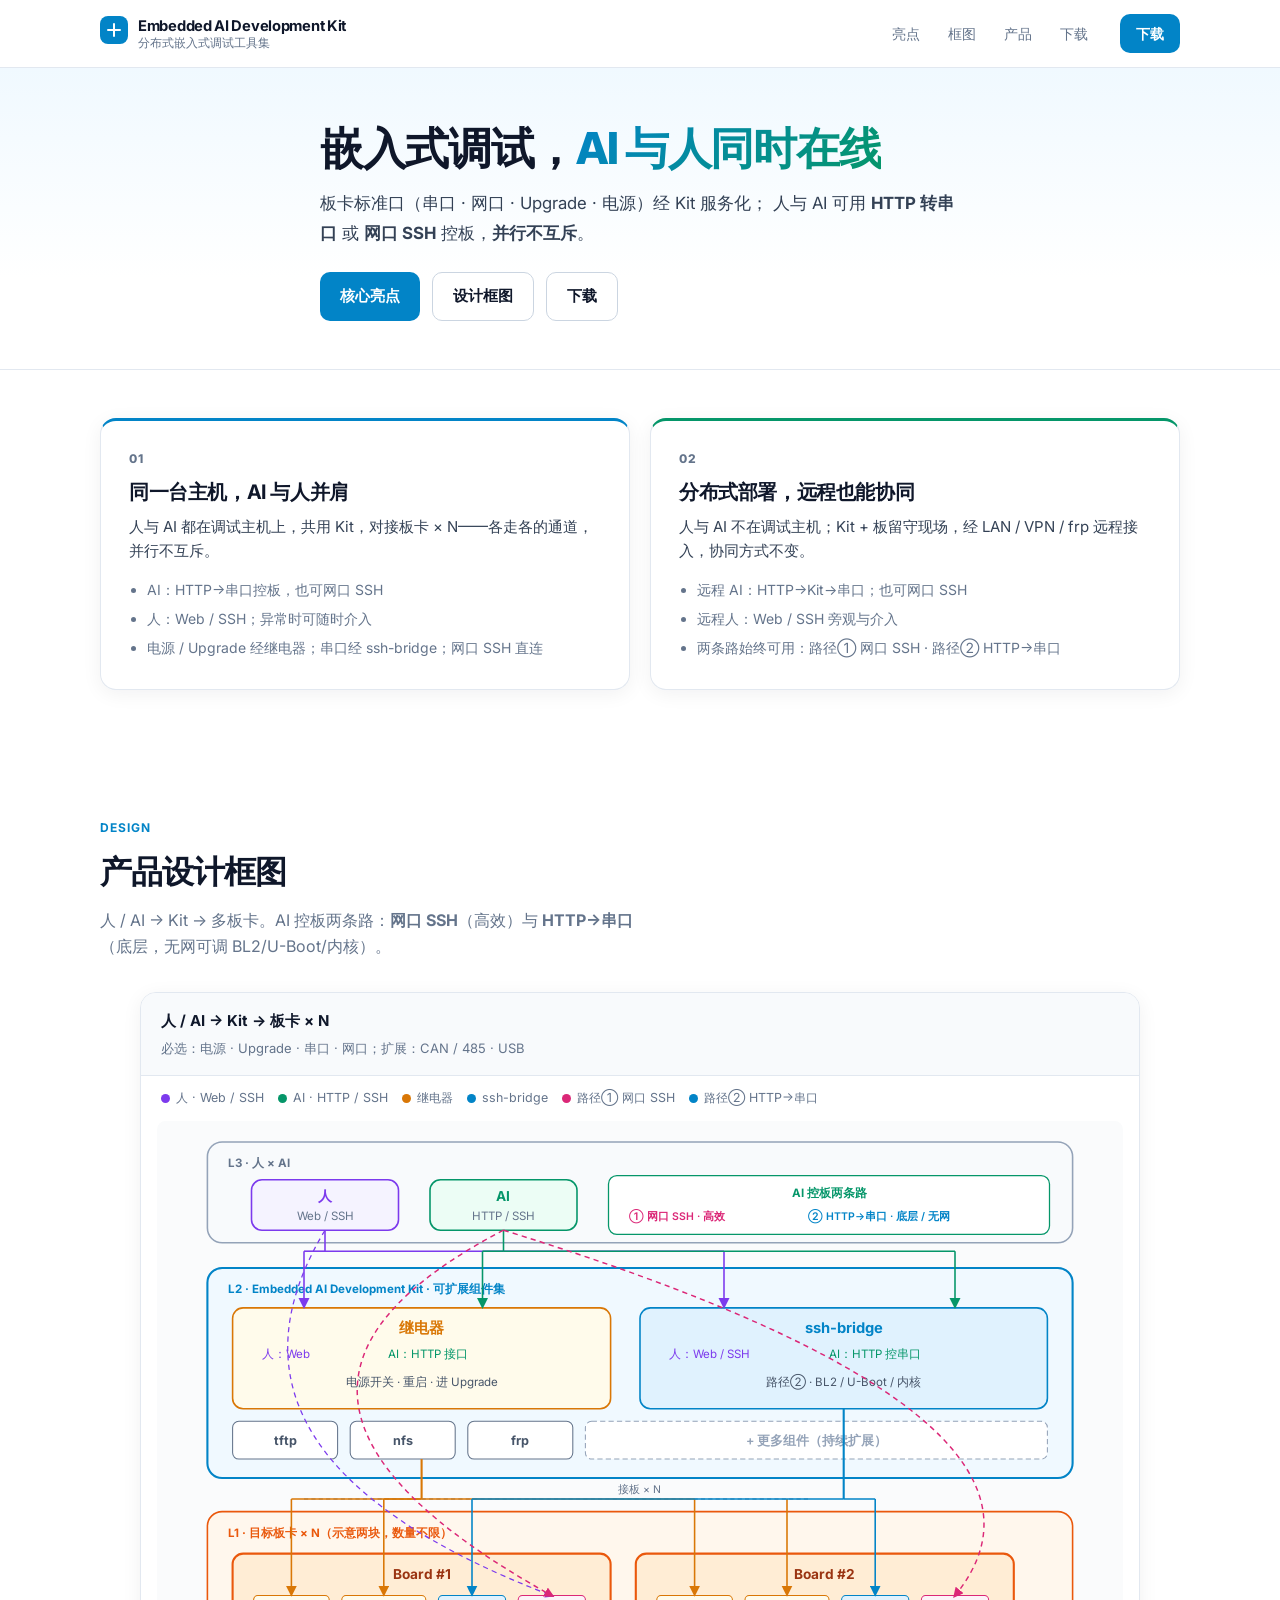
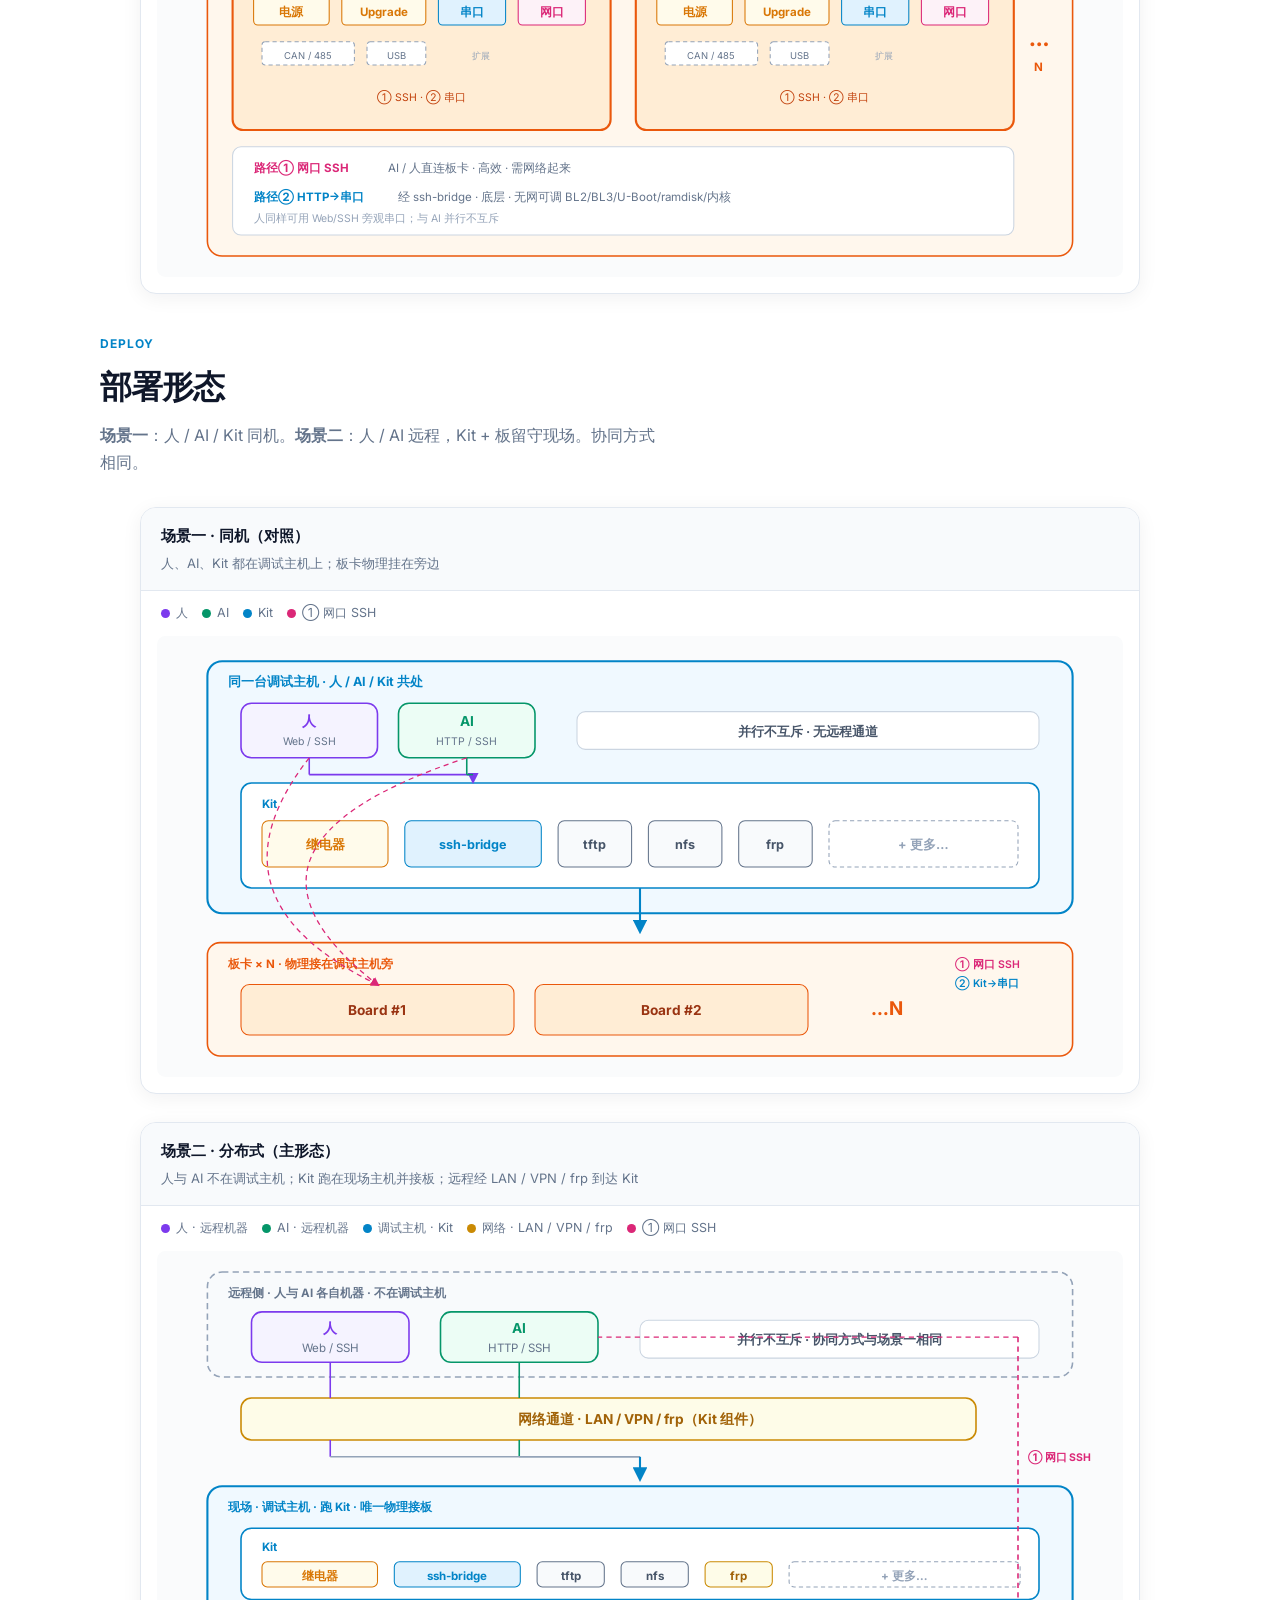
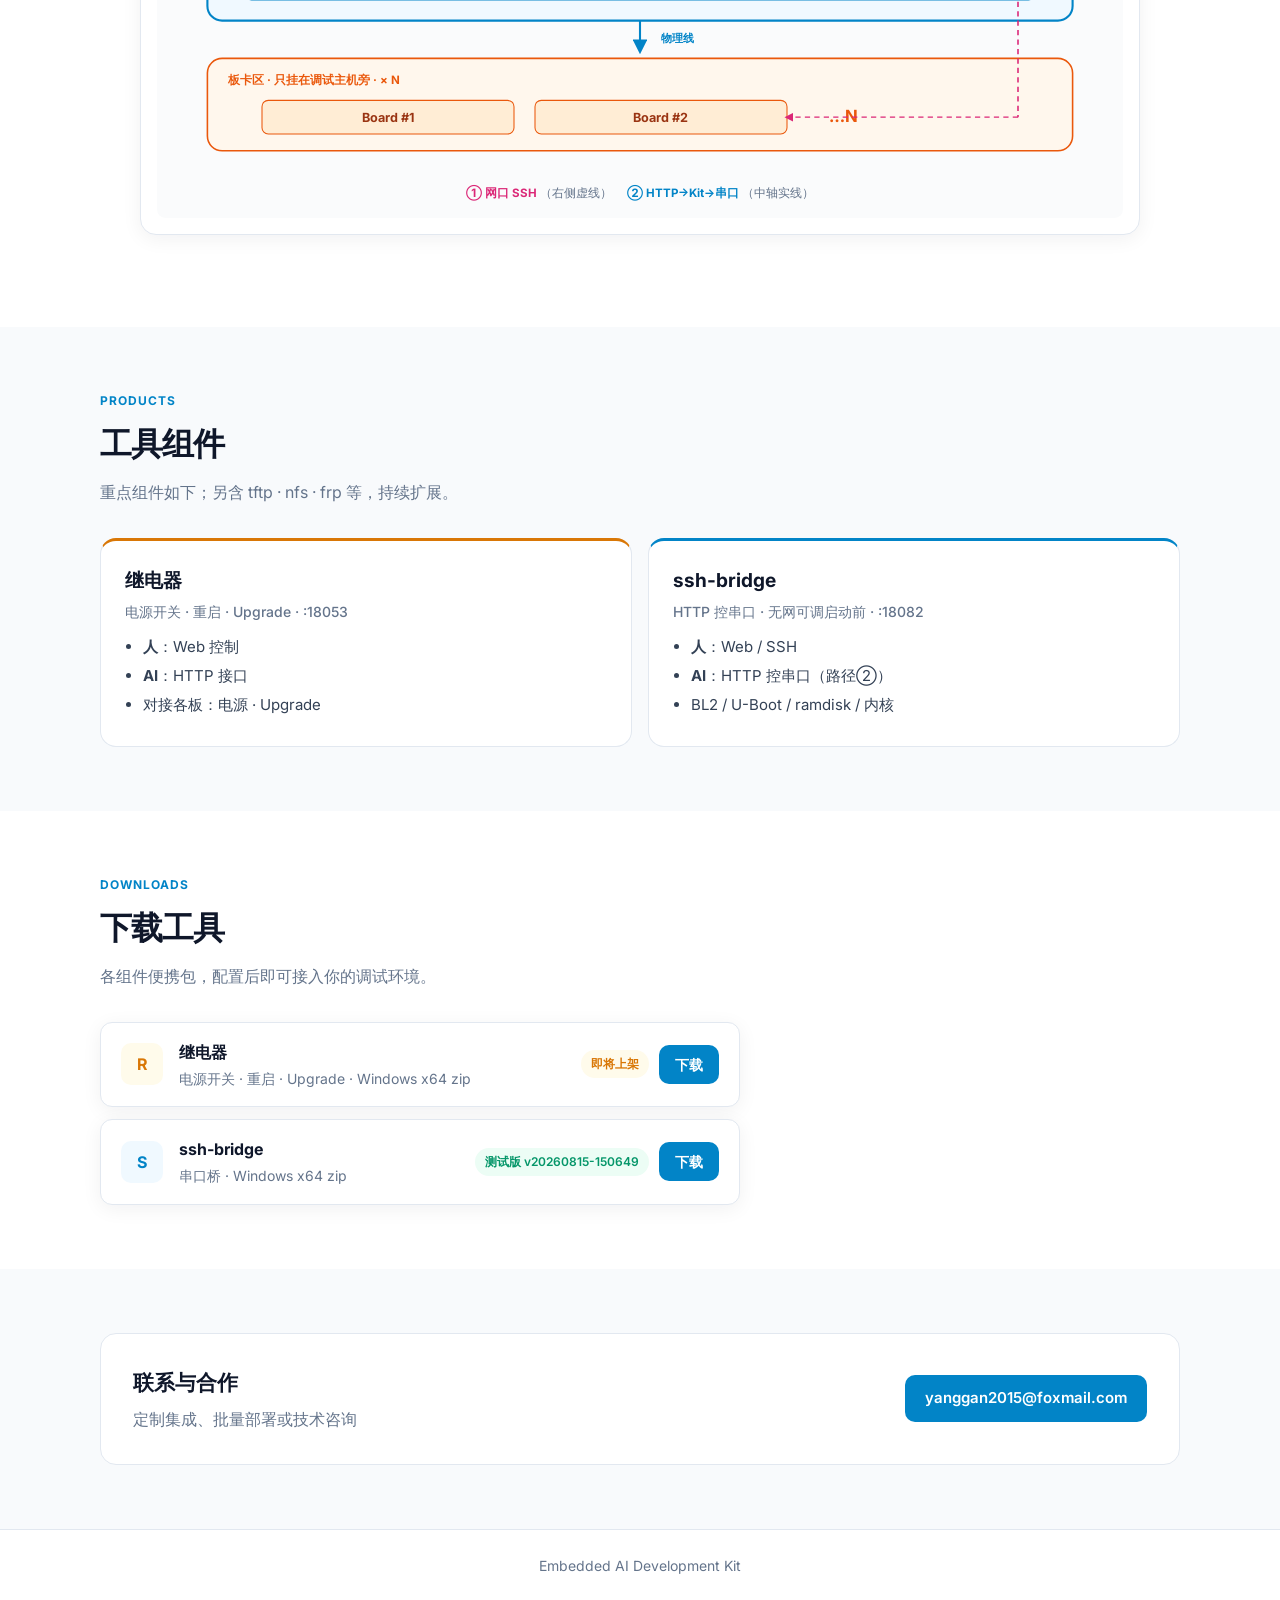
<file: index.html>
<!DOCTYPE html>
<html lang="zh-CN">
<head>
  <meta charset="UTF-8">
  <meta name="viewport" content="width=device-width, initial-scale=1">
  <title>Embedded AI Development Kit</title>
  <meta name="description" content="Embedded AI Development Kit：人与 AI 并行调试嵌入式板卡。Kit 服务化电源/Upgrade/串口，支持网口 SSH 与 HTTP→串口两条控板路径，同机或分布式部署。">
  <link rel="preconnect" href="https://fonts.googleapis.com">
  <link rel="preconnect" href="https://fonts.gstatic.com" crossorigin>
  <link href="https://fonts.googleapis.com/css2?family=Inter:wght@400;500;600;700&family=JetBrains+Mono:wght@400;500&display=swap" rel="stylesheet">
  <link rel="stylesheet" href="styles.css?v=2">
</head>
<body>

  <header class="site-header">
    <div class="wrap header-inner">
      <a class="brand" href="#">
        <span class="brand-icon" aria-hidden="true">
          <svg width="28" height="28" viewBox="0 0 28 28" fill="none"><rect width="28" height="28" rx="8" fill="url(#lg)"/><path d="M8 14h12M14 8v12" stroke="#fff" stroke-width="2" stroke-linecap="round"/><defs><linearGradient id="lg" x1="4" y1="4" x2="24" y2="24"><stop stop-color="#0284C7"/><stop offset="1" stop-color="#059669"/></linearGradient></defs></svg>
        </span>
        <span class="brand-text">
          <span class="brand-name">Embedded AI Development Kit</span>
          <span class="brand-sub">分布式嵌入式调试工具集</span>
        </span>
      </a>
      <nav class="header-nav">
        <a href="#highlights">亮点</a>
        <a href="#architecture">框图</a>
        <a href="#products">产品</a>
        <a href="#downloads">下载</a>
      </nav>
      <a class="btn btn-sm btn-primary" href="#downloads">下载</a>
    </div>
  </header>

  <main>
    <section class="hero">
      <div class="wrap hero-inner">
        <h1>嵌入式调试，<span class="grad">AI 与人同时在线</span></h1>
        <p class="lead">
          板卡标准口（串口 · 网口 · Upgrade · 电源）经 Kit 服务化；
          人与 AI 可用 <strong>HTTP 转串口</strong> 或 <strong>网口 SSH</strong> 控板，<strong>并行不互斥</strong>。
        </p>
        <div class="hero-actions">
          <a class="btn btn-primary" href="#highlights">核心亮点</a>
          <a class="btn btn-secondary" href="#architecture">设计框图</a>
          <a class="btn btn-secondary" href="#downloads">下载</a>
        </div>
      </div>
    </section>

    <section id="highlights" class="section highlights">
      <div class="wrap">
        <div class="highlight-grid">
          <article class="highlight-card">
            <span class="highlight-num">01</span>
            <h2>同一台主机，AI 与人并肩</h2>
            <p class="highlight-lead">人与 AI 都在调试主机上，共用 Kit，对接板卡 × N——各走各的通道，并行不互斥。</p>
            <ul>
              <li>AI：HTTP→串口控板，也可网口 SSH</li>
              <li>人：Web / SSH；异常时可随时介入</li>
              <li>电源 / Upgrade 经继电器；串口经 ssh-bridge；网口 SSH 直连</li>
            </ul>
          </article>
          <article class="highlight-card accent">
            <span class="highlight-num">02</span>
            <h2>分布式部署，远程也能协同</h2>
            <p class="highlight-lead">人与 AI 不在调试主机；Kit + 板留守现场，经 LAN / VPN / frp 远程接入，协同方式不变。</p>
            <ul>
              <li>远程 AI：HTTP→Kit→串口；也可网口 SSH</li>
              <li>远程人：Web / SSH 旁观与介入</li>
              <li>两条路始终可用：路径① 网口 SSH · 路径② HTTP→串口</li>
            </ul>
          </article>
        </div>
      </div>
    </section>

    <!-- 架构说明 -->
    <section id="architecture" class="section">
      <div class="wrap">
        <div class="section-head">
          <span class="tag">Design</span>
          <h2>产品设计框图</h2>
          <p>人 / AI → Kit → 多板卡。AI 控板两条路：<strong>网口 SSH</strong>（高效）与 <strong>HTTP→串口</strong>（底层，无网可调 BL2/U-Boot/内核）。</p>
        </div>

        <!-- 产品设计框图 -->
        <figure class="diagram">
          <figcaption>
            <strong>人 / AI → Kit → 板卡 × N</strong>
            <span>必选：电源 · Upgrade · 串口 · 网口；扩展：CAN / 485 · USB</span>
          </figcaption>
          <div class="legend">
            <span><i class="dot human"></i>人 · Web / SSH</span>
            <span><i class="dot ai"></i>AI · HTTP / SSH</span>
            <span><i class="dot relay"></i>继电器</span>
            <span><i class="dot bridge"></i>ssh-bridge</span>
            <span><i class="dot net"></i>路径① 网口 SSH</span>
            <span><i class="dot bridge"></i>路径② HTTP→串口</span>
          </div>
          <div class="svg-box">
            <svg viewBox="0 0 920 720" xmlns="http://www.w3.org/2000/svg" role="img" aria-label="产品设计框图">
              <defs>
                <marker id="mk-h" markerWidth="7" markerHeight="7" refX="5" refY="3.5" orient="auto"><path d="M0,0 L7,3.5 L0,7 Z" fill="#7c3aed"/></marker>
                <marker id="mk-a" markerWidth="7" markerHeight="7" refX="5" refY="3.5" orient="auto"><path d="M0,0 L7,3.5 L0,7 Z" fill="#059669"/></marker>
                <marker id="mk-r" markerWidth="7" markerHeight="7" refX="5" refY="3.5" orient="auto"><path d="M0,0 L7,3.5 L0,7 Z" fill="#d97706"/></marker>
                <marker id="mk-b" markerWidth="7" markerHeight="7" refX="5" refY="3.5" orient="auto"><path d="M0,0 L7,3.5 L0,7 Z" fill="#0284c7"/></marker>
                <marker id="mk-n" markerWidth="7" markerHeight="7" refX="5" refY="3.5" orient="auto"><path d="M0,0 L7,3.5 L0,7 Z" fill="#db2777"/></marker>
              </defs>
              <rect width="920" height="720" fill="#fafbfc" rx="8"/>

              <!-- L3 -->
              <rect x="48" y="20" width="824" height="96" rx="14" fill="#f8fafc" stroke="#94a3b8" stroke-width="1.5"/>
              <text x="68" y="44" fill="#64748b" font-size="11" font-weight="700">L3 · 人 × AI</text>

              <rect x="90" y="56" width="140" height="48" rx="10" fill="#f5f3ff" stroke="#7c3aed" stroke-width="1.5"/>
              <text x="160" y="76" text-anchor="middle" fill="#7c3aed" font-size="13" font-weight="700">人</text>
              <text x="160" y="94" text-anchor="middle" fill="#64748b" font-size="11">Web / SSH</text>

              <rect x="260" y="56" width="140" height="48" rx="10" fill="#ecfdf5" stroke="#059669" stroke-width="1.5"/>
              <text x="330" y="76" text-anchor="middle" fill="#059669" font-size="13" font-weight="700">AI</text>
              <text x="330" y="94" text-anchor="middle" fill="#64748b" font-size="11">HTTP / SSH</text>

              <!-- AI 两条路径说明 -->
              <rect x="430" y="52" width="420" height="56" rx="8" fill="#fff" stroke="#059669" stroke-width="1.2"/>
              <text x="640" y="72" text-anchor="middle" fill="#059669" font-size="11" font-weight="700">AI 控板两条路</text>
              <text x="450" y="94" fill="#db2777" font-size="10" font-weight="600">① 网口 SSH · 高效</text>
              <text x="620" y="94" fill="#0284c7" font-size="10" font-weight="600">② HTTP→串口 · 底层 / 无网</text>

              <!-- L2 -->
              <rect x="48" y="140" width="824" height="200" rx="14" fill="#f0f9ff" stroke="#0284c7" stroke-width="2"/>
              <text x="68" y="164" fill="#0284c7" font-size="11" font-weight="700">L2 · Embedded AI Development Kit · 可扩展组件集</text>

              <!-- 继电器 -->
              <rect x="72" y="178" width="360" height="96" rx="10" fill="#fffbeb" stroke="#d97706" stroke-width="1.5"/>
              <text x="252" y="202" text-anchor="middle" fill="#d97706" font-size="14" font-weight="700">继电器</text>
              <text x="100" y="226" fill="#7c3aed" font-size="11">人：Web</text>
              <text x="220" y="226" fill="#059669" font-size="11">AI：HTTP 接口</text>
              <text x="252" y="252" text-anchor="middle" fill="#475569" font-size="11">电源开关 · 重启 · 进 Upgrade</text>

              <!-- ssh-bridge -->
              <rect x="460" y="178" width="388" height="96" rx="10" fill="#e0f2fe" stroke="#0284c7" stroke-width="1.5"/>
              <text x="654" y="202" text-anchor="middle" fill="#0284c7" font-size="14" font-weight="700">ssh-bridge</text>
              <text x="488" y="226" fill="#7c3aed" font-size="11">人：Web / SSH</text>
              <text x="640" y="226" fill="#059669" font-size="11">AI：HTTP 控串口</text>
              <text x="654" y="252" text-anchor="middle" fill="#475569" font-size="11">路径② · BL2 / U-Boot / 内核</text>

              <!-- 扩展组件 -->
              <rect x="72" y="286" width="100" height="36" rx="6" fill="#fff" stroke="#64748b"/>
              <text x="122" y="309" text-anchor="middle" fill="#475569" font-size="12" font-weight="700">tftp</text>
              <rect x="184" y="286" width="100" height="36" rx="6" fill="#fff" stroke="#64748b"/>
              <text x="234" y="309" text-anchor="middle" fill="#475569" font-size="12" font-weight="700">nfs</text>
              <rect x="296" y="286" width="100" height="36" rx="6" fill="#fff" stroke="#64748b"/>
              <text x="346" y="309" text-anchor="middle" fill="#475569" font-size="12" font-weight="700">frp</text>
              <rect x="408" y="286" width="440" height="36" rx="6" fill="#fff" stroke="#94a3b8" stroke-dasharray="5 3"/>
              <text x="628" y="309" text-anchor="middle" fill="#94a3b8" font-size="12" font-weight="600">+ 更多组件（持续扩展）</text>

              <!-- L3 → L2 -->
              <line x1="160" y1="104" x2="160" y2="124" stroke="#7c3aed" stroke-width="1.5"/>
              <line x1="160" y1="124" x2="140" y2="124" stroke="#7c3aed" stroke-width="1.5"/>
              <line x1="140" y1="124" x2="140" y2="176" stroke="#7c3aed" stroke-width="1.5" marker-end="url(#mk-h)"/>
              <line x1="160" y1="124" x2="540" y2="124" stroke="#7c3aed" stroke-width="1.5"/>
              <line x1="540" y1="124" x2="540" y2="176" stroke="#7c3aed" stroke-width="1.5" marker-end="url(#mk-h)"/>

              <line x1="330" y1="104" x2="330" y2="124" stroke="#059669" stroke-width="1.5"/>
              <line x1="330" y1="124" x2="310" y2="124" stroke="#059669" stroke-width="1.5"/>
              <line x1="310" y1="124" x2="310" y2="176" stroke="#059669" stroke-width="1.5" marker-end="url(#mk-a)"/>
              <line x1="330" y1="124" x2="760" y2="124" stroke="#059669" stroke-width="1.5"/>
              <line x1="760" y1="124" x2="760" y2="176" stroke="#059669" stroke-width="1.5" marker-end="url(#mk-a)"/>

              <!-- L2 → L1 bus -->
              <line x1="252" y1="322" x2="252" y2="360" stroke="#d97706" stroke-width="2"/>
              <line x1="654" y1="274" x2="654" y2="360" stroke="#0284c7" stroke-width="2"/>
              <line x1="140" y1="360" x2="620" y2="360" stroke="#94a3b8" stroke-width="1.5" stroke-dasharray="4 3"/>
              <text x="460" y="354" text-anchor="middle" fill="#64748b" font-size="10">接板 × N</text>

              <!-- L1 · 两块板 + N -->
              <rect x="48" y="372" width="824" height="328" rx="14" fill="#fff7ed" stroke="#ea580c" stroke-width="1.5"/>
              <text x="68" y="396" fill="#ea580c" font-size="11" font-weight="700">L1 · 目标板卡 × N（示意两块，数量不限）</text>

              <!-- Board #1 -->
              <rect x="72" y="412" width="360" height="168" rx="10" fill="#ffedd5" stroke="#ea580c" stroke-width="2"/>
              <text x="252" y="436" text-anchor="middle" fill="#9a3412" font-size="13" font-weight="700">Board #1</text>

              <rect x="92" y="452" width="72" height="28" rx="4" fill="#fffbeb" stroke="#d97706"/>
              <text x="128" y="471" text-anchor="middle" fill="#d97706" font-size="11" font-weight="700">电源</text>
              <rect x="176" y="452" width="80" height="28" rx="4" fill="#fffbeb" stroke="#d97706"/>
              <text x="216" y="471" text-anchor="middle" fill="#d97706" font-size="11" font-weight="700">Upgrade</text>
              <rect x="268" y="452" width="64" height="28" rx="4" fill="#e0f2fe" stroke="#0284c7"/>
              <text x="300" y="471" text-anchor="middle" fill="#0284c7" font-size="11" font-weight="700">串口</text>
              <rect x="344" y="452" width="64" height="28" rx="4" fill="#fdf2f8" stroke="#db2777"/>
              <text x="376" y="471" text-anchor="middle" fill="#db2777" font-size="11" font-weight="700">网口</text>

              <rect x="100" y="496" width="88" height="22" rx="3" fill="#fff" stroke="#94a3b8" stroke-dasharray="4 3"/>
              <text x="144" y="512" text-anchor="middle" fill="#64748b" font-size="9">CAN / 485</text>
              <rect x="200" y="496" width="56" height="22" rx="3" fill="#fff" stroke="#94a3b8" stroke-dasharray="4 3"/>
              <text x="228" y="512" text-anchor="middle" fill="#64748b" font-size="9">USB</text>
              <text x="300" y="512" fill="#94a3b8" font-size="9">扩展</text>

              <text x="252" y="552" text-anchor="middle" fill="#c2410c" font-size="10">① SSH · ② 串口</text>

              <!-- Board #2 -->
              <rect x="456" y="412" width="360" height="168" rx="10" fill="#ffedd5" stroke="#ea580c" stroke-width="2"/>
              <text x="636" y="436" text-anchor="middle" fill="#9a3412" font-size="13" font-weight="700">Board #2</text>

              <rect x="476" y="452" width="72" height="28" rx="4" fill="#fffbeb" stroke="#d97706"/>
              <text x="512" y="471" text-anchor="middle" fill="#d97706" font-size="11" font-weight="700">电源</text>
              <rect x="560" y="452" width="80" height="28" rx="4" fill="#fffbeb" stroke="#d97706"/>
              <text x="600" y="471" text-anchor="middle" fill="#d97706" font-size="11" font-weight="700">Upgrade</text>
              <rect x="652" y="452" width="64" height="28" rx="4" fill="#e0f2fe" stroke="#0284c7"/>
              <text x="684" y="471" text-anchor="middle" fill="#0284c7" font-size="11" font-weight="700">串口</text>
              <rect x="728" y="452" width="64" height="28" rx="4" fill="#fdf2f8" stroke="#db2777"/>
              <text x="760" y="471" text-anchor="middle" fill="#db2777" font-size="11" font-weight="700">网口</text>

              <rect x="484" y="496" width="88" height="22" rx="3" fill="#fff" stroke="#94a3b8" stroke-dasharray="4 3"/>
              <text x="528" y="512" text-anchor="middle" fill="#64748b" font-size="9">CAN / 485</text>
              <rect x="584" y="496" width="56" height="22" rx="3" fill="#fff" stroke="#94a3b8" stroke-dasharray="4 3"/>
              <text x="612" y="512" text-anchor="middle" fill="#64748b" font-size="9">USB</text>
              <text x="684" y="512" fill="#94a3b8" font-size="9">扩展</text>

              <text x="636" y="552" text-anchor="middle" fill="#c2410c" font-size="10">① SSH · ② 串口</text>

              <!-- …N -->
              <text x="840" y="500" text-anchor="middle" fill="#ea580c" font-size="22" font-weight="700">…</text>
              <text x="840" y="524" text-anchor="middle" fill="#ea580c" font-size="11" font-weight="700">N</text>

              <!-- Kit → boards fan-out -->
              <line x1="252" y1="360" x2="128" y2="360" stroke="#d97706" stroke-width="1.5"/>
              <line x1="128" y1="360" x2="128" y2="450" stroke="#d97706" stroke-width="1.5" marker-end="url(#mk-r)"/>
              <line x1="252" y1="360" x2="216" y2="360" stroke="#d97706" stroke-width="1.5"/>
              <line x1="216" y1="360" x2="216" y2="450" stroke="#d97706" stroke-width="1.5" marker-end="url(#mk-r)"/>
              <line x1="252" y1="360" x2="512" y2="360" stroke="#d97706" stroke-width="1.5"/>
              <line x1="512" y1="360" x2="512" y2="450" stroke="#d97706" stroke-width="1.5" marker-end="url(#mk-r)"/>
              <line x1="600" y1="360" x2="600" y2="450" stroke="#d97706" stroke-width="1.5" marker-end="url(#mk-r)"/>

              <line x1="654" y1="360" x2="300" y2="360" stroke="#0284c7" stroke-width="1.5"/>
              <line x1="300" y1="360" x2="300" y2="450" stroke="#0284c7" stroke-width="1.5" marker-end="url(#mk-b)"/>
              <line x1="654" y1="360" x2="684" y2="360" stroke="#0284c7" stroke-width="1.5"/>
              <line x1="684" y1="360" x2="684" y2="450" stroke="#0284c7" stroke-width="1.5" marker-end="url(#mk-b)"/>

              <!-- 路径说明条 -->
              <rect x="72" y="596" width="744" height="84" rx="8" fill="#fff" stroke="#cbd5e1"/>
              <text x="92" y="620" fill="#db2777" font-size="11" font-weight="700">路径① 网口 SSH</text>
              <text x="220" y="620" fill="#64748b" font-size="11">AI / 人直连板卡 · 高效 · 需网络起来</text>
              <text x="92" y="648" fill="#0284c7" font-size="11" font-weight="700">路径② HTTP→串口</text>
              <text x="230" y="648" fill="#64748b" font-size="11">经 ssh-bridge · 底层 · 无网可调 BL2/BL3/U-Boot/ramdisk/内核</text>
              <text x="92" y="668" fill="#94a3b8" font-size="10">人同样可用 Web/SSH 旁观串口；与 AI 并行不互斥</text>

              <!-- 路径① 虚线 AI/人 → 网口 -->
              <path d="M 160 104 Q 30 320 376 452" fill="none" stroke="#7c3aed" stroke-width="1.2" stroke-dasharray="5 4" marker-end="url(#mk-h)"/>
              <path d="M 330 104 Q 30 260 376 452" fill="none" stroke="#db2777" stroke-width="1.4" stroke-dasharray="5 4" marker-end="url(#mk-n)"/>
              <path d="M 330 104 Q 900 280 760 452" fill="none" stroke="#db2777" stroke-width="1.4" stroke-dasharray="5 4" marker-end="url(#mk-n)"/>
            </svg>
          </div>
        </figure>

        <div class="section-head" style="margin-top:40px">
          <span class="tag">Deploy</span>
          <h2>部署形态</h2>
          <p><strong>场景一</strong>：人 / AI / Kit 同机。<strong>场景二</strong>：人 / AI 远程，Kit + 板留守现场。协同方式相同。</p>
        </div>

        <!-- 场景一：对照 · 同机 -->
        <figure class="diagram">
          <figcaption>
            <strong>场景一 · 同机（对照）</strong>
            <span>人、AI、Kit 都在调试主机上；板卡物理挂在旁边</span>
          </figcaption>
          <div class="legend">
            <span><i class="dot human"></i>人</span>
            <span><i class="dot ai"></i>AI</span>
            <span><i class="dot bridge"></i>Kit</span>
            <span><i class="dot net"></i>① 网口 SSH</span>
          </div>
          <div class="svg-box">
            <svg viewBox="0 0 920 420" xmlns="http://www.w3.org/2000/svg" role="img" aria-label="场景一同机">
              <defs>
                <marker id="h1" markerWidth="7" markerHeight="7" refX="5" refY="3.5" orient="auto"><path d="M0,0 L7,3.5 L0,7 Z" fill="#7c3aed"/></marker>
                <marker id="a1" markerWidth="7" markerHeight="7" refX="5" refY="3.5" orient="auto"><path d="M0,0 L7,3.5 L0,7 Z" fill="#059669"/></marker>
                <marker id="k1" markerWidth="7" markerHeight="7" refX="5" refY="3.5" orient="auto"><path d="M0,0 L7,3.5 L0,7 Z" fill="#0284c7"/></marker>
                <marker id="n1" markerWidth="7" markerHeight="7" refX="5" refY="3.5" orient="auto"><path d="M0,0 L7,3.5 L0,7 Z" fill="#db2777"/></marker>
              </defs>
              <rect width="920" height="420" fill="#fafbfc" rx="8"/>

              <rect x="48" y="24" width="824" height="240" rx="14" fill="#f0f9ff" stroke="#0284c7" stroke-width="2"/>
              <text x="68" y="48" fill="#0284c7" font-size="12" font-weight="700">同一台调试主机 · 人 / AI / Kit 共处</text>

              <rect x="80" y="64" width="130" height="52" rx="10" fill="#f5f3ff" stroke="#7c3aed" stroke-width="1.5"/>
              <text x="145" y="86" text-anchor="middle" fill="#7c3aed" font-size="13" font-weight="700">人</text>
              <text x="145" y="104" text-anchor="middle" fill="#64748b" font-size="10">Web / SSH</text>

              <rect x="230" y="64" width="130" height="52" rx="10" fill="#ecfdf5" stroke="#059669" stroke-width="1.5"/>
              <text x="295" y="86" text-anchor="middle" fill="#059669" font-size="13" font-weight="700">AI</text>
              <text x="295" y="104" text-anchor="middle" fill="#64748b" font-size="10">HTTP / SSH</text>

              <rect x="400" y="72" width="440" height="36" rx="8" fill="#fff" stroke="#cbd5e1"/>
              <text x="620" y="95" text-anchor="middle" fill="#475569" font-size="12" font-weight="700">并行不互斥 · 无远程通道</text>

              <rect x="80" y="140" width="760" height="100" rx="10" fill="#fff" stroke="#0284c7" stroke-width="1.5"/>
              <text x="100" y="164" fill="#0284c7" font-size="11" font-weight="700">Kit</text>
              <rect x="100" y="176" width="120" height="44" rx="6" fill="#fffbeb" stroke="#d97706"/>
              <text x="160" y="203" text-anchor="middle" fill="#d97706" font-size="12" font-weight="700">继电器</text>
              <rect x="236" y="176" width="130" height="44" rx="6" fill="#e0f2fe" stroke="#0284c7"/>
              <text x="301" y="203" text-anchor="middle" fill="#0284c7" font-size="12" font-weight="700">ssh-bridge</text>
              <rect x="382" y="176" width="70" height="44" rx="6" fill="#f8fafc" stroke="#64748b"/>
              <text x="417" y="203" text-anchor="middle" fill="#475569" font-size="12" font-weight="700">tftp</text>
              <rect x="468" y="176" width="70" height="44" rx="6" fill="#f8fafc" stroke="#64748b"/>
              <text x="503" y="203" text-anchor="middle" fill="#475569" font-size="12" font-weight="700">nfs</text>
              <rect x="554" y="176" width="70" height="44" rx="6" fill="#f8fafc" stroke="#64748b"/>
              <text x="589" y="203" text-anchor="middle" fill="#475569" font-size="12" font-weight="700">frp</text>
              <rect x="640" y="176" width="180" height="44" rx="6" fill="#fff" stroke="#94a3b8" stroke-dasharray="4 3"/>
              <text x="730" y="203" text-anchor="middle" fill="#94a3b8" font-size="12" font-weight="700">+ 更多…</text>

              <line x1="145" y1="116" x2="145" y2="132" stroke="#7c3aed" stroke-width="1.5"/>
              <line x1="145" y1="132" x2="301" y2="132" stroke="#7c3aed" stroke-width="1.5"/>
              <line x1="301" y1="132" x2="301" y2="138" stroke="#7c3aed" stroke-width="1.5" marker-end="url(#h1)"/>
              <line x1="295" y1="116" x2="295" y2="132" stroke="#059669" stroke-width="1.5"/>
              <line x1="295" y1="132" x2="301" y2="132" stroke="#059669" stroke-width="1.5"/>
              <line x1="460" y1="240" x2="460" y2="280" stroke="#0284c7" stroke-width="2" marker-end="url(#k1)"/>

              <rect x="48" y="292" width="824" height="108" rx="12" fill="#fff7ed" stroke="#ea580c" stroke-width="1.5"/>
              <text x="68" y="316" fill="#ea580c" font-size="11" font-weight="700">板卡 × N · 物理接在调试主机旁</text>
              <rect x="80" y="332" width="260" height="48" rx="8" fill="#ffedd5" stroke="#ea580c"/>
              <text x="210" y="361" text-anchor="middle" fill="#9a3412" font-size="13" font-weight="700">Board #1</text>
              <rect x="360" y="332" width="260" height="48" rx="8" fill="#ffedd5" stroke="#ea580c"/>
              <text x="490" y="361" text-anchor="middle" fill="#9a3412" font-size="13" font-weight="700">Board #2</text>
              <text x="680" y="361" fill="#ea580c" font-size="18" font-weight="700">…N</text>

              <path d="M 145 116 Q 40 250 210 332" fill="none" stroke="#db2777" stroke-width="1.2" stroke-dasharray="5 4" marker-end="url(#n1)"/>
              <path d="M 295 116 Q 40 200 210 332" fill="none" stroke="#db2777" stroke-width="1.2" stroke-dasharray="5 4" marker-end="url(#n1)"/>
              <text x="760" y="316" fill="#db2777" font-size="10" font-weight="600">① 网口 SSH</text>
              <text x="760" y="334" fill="#0284c7" font-size="10" font-weight="600">② Kit→串口</text>
            </svg>
          </div>
        </figure>

        <!-- 场景二：分布式 · 主图 -->
        <figure class="diagram">
          <figcaption>
            <strong>场景二 · 分布式（主形态）</strong>
            <span>人与 AI 不在调试主机；Kit 跑在现场主机并接板；远程经 LAN / VPN / frp 到达 Kit</span>
          </figcaption>
          <div class="legend">
            <span><i class="dot human"></i>人 · 远程机器</span>
            <span><i class="dot ai"></i>AI · 远程机器</span>
            <span><i class="dot bridge"></i>调试主机 · Kit</span>
            <span><i class="dot jump"></i>网络 · LAN / VPN / frp</span>
            <span><i class="dot net"></i>① 网口 SSH</span>
          </div>
          <div class="svg-box">
            <svg viewBox="0 0 920 540" xmlns="http://www.w3.org/2000/svg" role="img" aria-label="场景二 分布式">
              <defs>
                <marker id="h2" markerWidth="7" markerHeight="7" refX="5" refY="3.5" orient="auto"><path d="M0,0 L7,3.5 L0,7 Z" fill="#7c3aed"/></marker>
                <marker id="a2" markerWidth="7" markerHeight="7" refX="5" refY="3.5" orient="auto"><path d="M0,0 L7,3.5 L0,7 Z" fill="#059669"/></marker>
                <marker id="k2" markerWidth="7" markerHeight="7" refX="5" refY="3.5" orient="auto"><path d="M0,0 L7,3.5 L0,7 Z" fill="#0284c7"/></marker>
                <marker id="n2" markerWidth="7" markerHeight="7" refX="5" refY="3.5" orient="auto"><path d="M0,0 L7,3.5 L0,7 Z" fill="#db2777"/></marker>
              </defs>
              <rect width="920" height="540" fill="#fafbfc" rx="8"/>

              <!-- 远程 -->
              <rect x="48" y="20" width="824" height="100" rx="14" fill="#f8fafc" stroke="#94a3b8" stroke-width="1.5" stroke-dasharray="6 4"/>
              <text x="68" y="44" fill="#64748b" font-size="11" font-weight="700">远程侧 · 人与 AI 各自机器 · 不在调试主机</text>

              <rect x="90" y="58" width="150" height="48" rx="10" fill="#f5f3ff" stroke="#7c3aed" stroke-width="1.5"/>
              <text x="165" y="78" text-anchor="middle" fill="#7c3aed" font-size="13" font-weight="700">人</text>
              <text x="165" y="96" text-anchor="middle" fill="#64748b" font-size="11">Web / SSH</text>

              <rect x="270" y="58" width="150" height="48" rx="10" fill="#ecfdf5" stroke="#059669" stroke-width="1.5"/>
              <text x="345" y="78" text-anchor="middle" fill="#059669" font-size="13" font-weight="700">AI</text>
              <text x="345" y="96" text-anchor="middle" fill="#64748b" font-size="11">HTTP / SSH</text>

              <rect x="460" y="66" width="380" height="36" rx="8" fill="#fff" stroke="#cbd5e1"/>
              <text x="650" y="89" text-anchor="middle" fill="#475569" font-size="12" font-weight="700">并行不互斥 · 协同方式与场景一相同</text>

              <!-- 网络：与人/AI 对齐，覆盖落点 x=165 / 345 -->
              <rect x="80" y="140" width="700" height="40" rx="10" fill="#fefce8" stroke="#ca8a04" stroke-width="1.5"/>
              <text x="460" y="165" text-anchor="middle" fill="#a16207" font-size="13" font-weight="700">网络通道 · LAN / VPN / frp（Kit 组件）</text>

              <line x1="165" y1="106" x2="165" y2="140" stroke="#7c3aed" stroke-width="1.5"/>
              <line x1="345" y1="106" x2="345" y2="140" stroke="#059669" stroke-width="1.5"/>
              <line x1="165" y1="180" x2="165" y2="196" stroke="#7c3aed" stroke-width="1.5"/>
              <line x1="345" y1="180" x2="345" y2="196" stroke="#059669" stroke-width="1.5"/>
              <line x1="165" y1="196" x2="460" y2="196" stroke="#94a3b8" stroke-width="1.5"/>
              <line x1="345" y1="196" x2="460" y2="196" stroke="#94a3b8" stroke-width="1.5"/>
              <line x1="460" y1="196" x2="460" y2="216" stroke="#0284c7" stroke-width="2" marker-end="url(#k2)"/>

              <!-- 现场 Kit -->
              <rect x="48" y="224" width="824" height="128" rx="14" fill="#f0f9ff" stroke="#0284c7" stroke-width="2"/>
              <text x="68" y="248" fill="#0284c7" font-size="11" font-weight="700">现场 · 调试主机 · 跑 Kit · 唯一物理接板</text>

              <rect x="80" y="264" width="760" height="68" rx="10" fill="#fff" stroke="#0284c7" stroke-width="1.5"/>
              <text x="100" y="286" fill="#0284c7" font-size="11" font-weight="700">Kit</text>
              <rect x="100" y="296" width="110" height="24" rx="5" fill="#fffbeb" stroke="#d97706"/>
              <text x="155" y="313" text-anchor="middle" fill="#d97706" font-size="11" font-weight="700">继电器</text>
              <rect x="226" y="296" width="120" height="24" rx="5" fill="#e0f2fe" stroke="#0284c7"/>
              <text x="286" y="313" text-anchor="middle" fill="#0284c7" font-size="11" font-weight="700">ssh-bridge</text>
              <rect x="362" y="296" width="64" height="24" rx="5" fill="#f8fafc" stroke="#64748b"/>
              <text x="394" y="313" text-anchor="middle" fill="#475569" font-size="11" font-weight="700">tftp</text>
              <rect x="442" y="296" width="64" height="24" rx="5" fill="#f8fafc" stroke="#64748b"/>
              <text x="474" y="313" text-anchor="middle" fill="#475569" font-size="11" font-weight="700">nfs</text>
              <rect x="522" y="296" width="64" height="24" rx="5" fill="#fefce8" stroke="#ca8a04"/>
              <text x="554" y="313" text-anchor="middle" fill="#a16207" font-size="11" font-weight="700">frp</text>
              <rect x="602" y="296" width="220" height="24" rx="5" fill="#fff" stroke="#94a3b8" stroke-dasharray="4 3"/>
              <text x="712" y="313" text-anchor="middle" fill="#94a3b8" font-size="11" font-weight="700">+ 更多…</text>

              <line x1="460" y1="352" x2="460" y2="380" stroke="#0284c7" stroke-width="2" marker-end="url(#k2)"/>
              <text x="480" y="372" fill="#0284c7" font-size="10" font-weight="600">物理线</text>

              <!-- 板卡 -->
              <rect x="48" y="388" width="824" height="88" rx="14" fill="#fff7ed" stroke="#ea580c" stroke-width="1.5"/>
              <text x="68" y="412" fill="#ea580c" font-size="11" font-weight="700">板卡区 · 只挂在调试主机旁 · × N</text>

              <rect x="100" y="428" width="240" height="32" rx="6" fill="#ffedd5" stroke="#ea580c"/>
              <text x="220" y="449" text-anchor="middle" fill="#9a3412" font-size="12" font-weight="700">Board #1</text>
              <rect x="360" y="428" width="240" height="32" rx="6" fill="#ffedd5" stroke="#ea580c"/>
              <text x="480" y="449" text-anchor="middle" fill="#9a3412" font-size="12" font-weight="700">Board #2</text>
              <text x="640" y="449" fill="#ea580c" font-size="16" font-weight="700">…N</text>

              <!-- 路径①：右侧竖虚线，不交叉穿图 -->
              <line x1="820" y1="82" x2="820" y2="444" stroke="#db2777" stroke-width="1.5" stroke-dasharray="5 4"/>
              <line x1="820" y1="82" x2="420" y2="82" stroke="#db2777" stroke-width="1.2" stroke-dasharray="5 4"/>
              <line x1="820" y1="444" x2="600" y2="444" stroke="#db2777" stroke-width="1.2" stroke-dasharray="5 4" marker-end="url(#n2)"/>
              <text x="830" y="200" fill="#db2777" font-size="10" font-weight="700">① 网口 SSH</text>

              <!-- 底栏说明 -->
              <text x="460" y="520" text-anchor="middle" fill="#64748b" font-size="11">
                <tspan fill="#db2777" font-weight="700">① 网口 SSH</tspan>
                <tspan>（右侧虚线）　</tspan>
                <tspan fill="#0284c7" font-weight="700">② HTTP→Kit→串口</tspan>
                <tspan>（中轴实线）</tspan>
              </text>
            </svg>
          </div>
        </figure>
      </div>
    </section>

    <section id="products" class="section bg-subtle">
      <div class="wrap">
        <div class="section-head">
          <span class="tag">Products</span>
          <h2>工具组件</h2>
          <p>重点组件如下；另含 tftp · nfs · frp 等，持续扩展。</p>
        </div>
        <div class="product-grid">
          <article class="product-card relay">
            <h3>继电器</h3>
            <p class="sub">电源开关 · 重启 · Upgrade · :18053</p>
            <ul>
              <li><strong>人</strong>：Web 控制</li>
              <li><strong>AI</strong>：HTTP 接口</li>
              <li>对接各板：电源 · Upgrade</li>
            </ul>
          </article>
          <article class="product-card bridge">
            <h3>ssh-bridge</h3>
            <p class="sub">HTTP 控串口 · 无网可调启动前 · :18082</p>
            <ul>
              <li><strong>人</strong>：Web / SSH</li>
              <li><strong>AI</strong>：HTTP 控串口（路径②）</li>
              <li>BL2 / U-Boot / ramdisk / 内核</li>
            </ul>
          </article>
        </div>
      </div>
    </section>

    <section id="downloads" class="section">
      <div class="wrap">
        <div class="section-head">
          <span class="tag">Downloads</span>
          <h2>下载工具</h2>
          <p>各组件便携包，配置后即可接入你的调试环境。</p>
        </div>
        <div class="download-list" id="downloadList">
          <div class="dl-card" data-product="relay-c">
            <div class="dl-icon relay">R</div>
            <div class="dl-body">
              <strong>继电器</strong>
              <span>电源开关 · 重启 · Upgrade · Windows x64 zip</span>
            </div>
            <div class="dl-action">
              <span class="status-pill soon" data-status>即将上架</span>
              <a class="btn btn-download" href="#" data-download hidden>下载</a>
            </div>
          </div>
          <div class="dl-card" data-product="ssh-bridge-c">
            <div class="dl-icon bridge">S</div>
            <div class="dl-body">
              <strong>ssh-bridge</strong>
              <span>串口桥 · Windows x64 zip</span>
            </div>
            <div class="dl-action">
              <span class="status-pill soon" data-status>测试版</span>
              <a class="btn btn-download" href="https://github.com/yanggan2015/ssh-bridge-c-releases/releases/download/v20260815-150649/ssh_bridge_manager-windows-20260815-150649.zip" data-download hidden>下载</a>
            </div>
          </div>
        </div>
      </div>
    </section>

    <section id="contact" class="section bg-subtle">
      <div class="wrap contact-box">
        <div>
          <h2>联系与合作</h2>
          <p>定制集成、批量部署或技术咨询</p>
        </div>
        <a class="btn btn-primary" href="mailto:yanggan2015@foxmail.com">yanggan2015@foxmail.com</a>
      </div>
    </section>
  </main>

  <footer class="site-footer">
    <div class="wrap">Embedded AI Development Kit</div>
  </footer>
  <script src="app.js?v=1"></script>
</body>
</html>
</file>
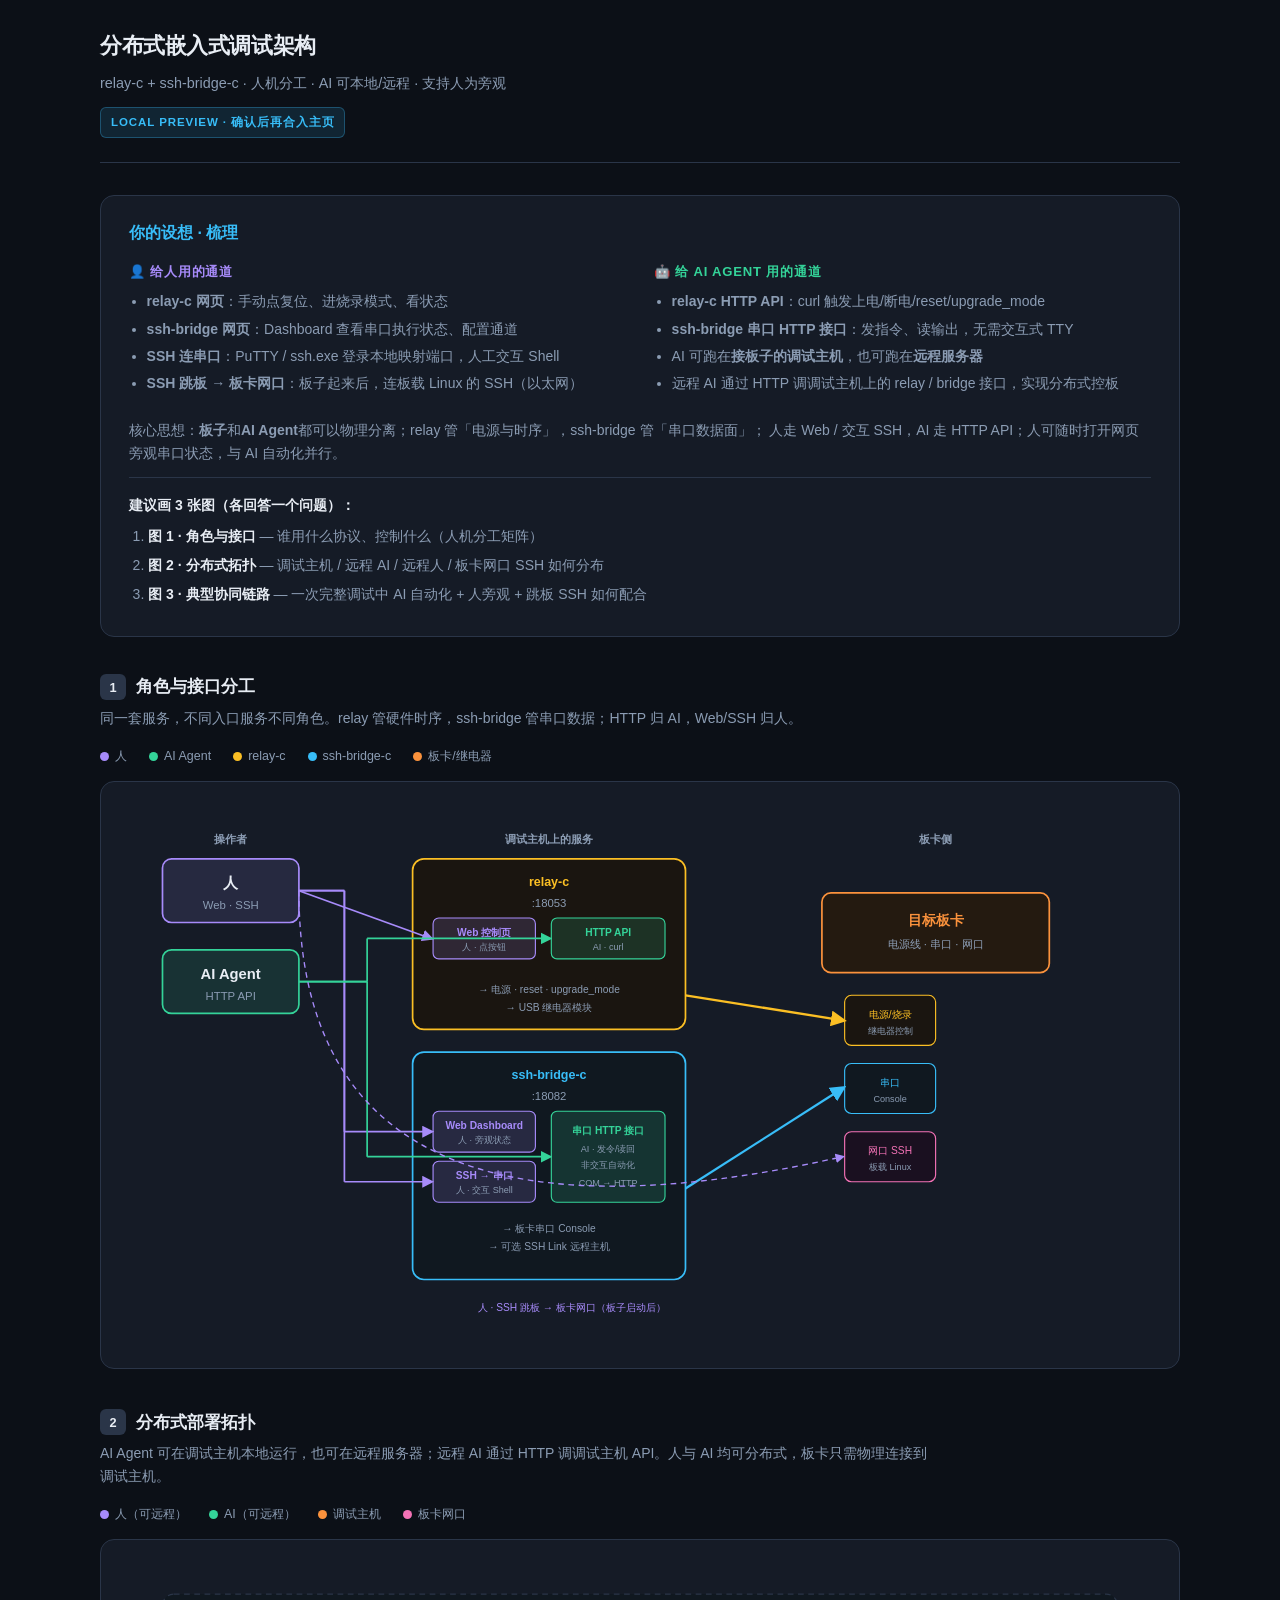
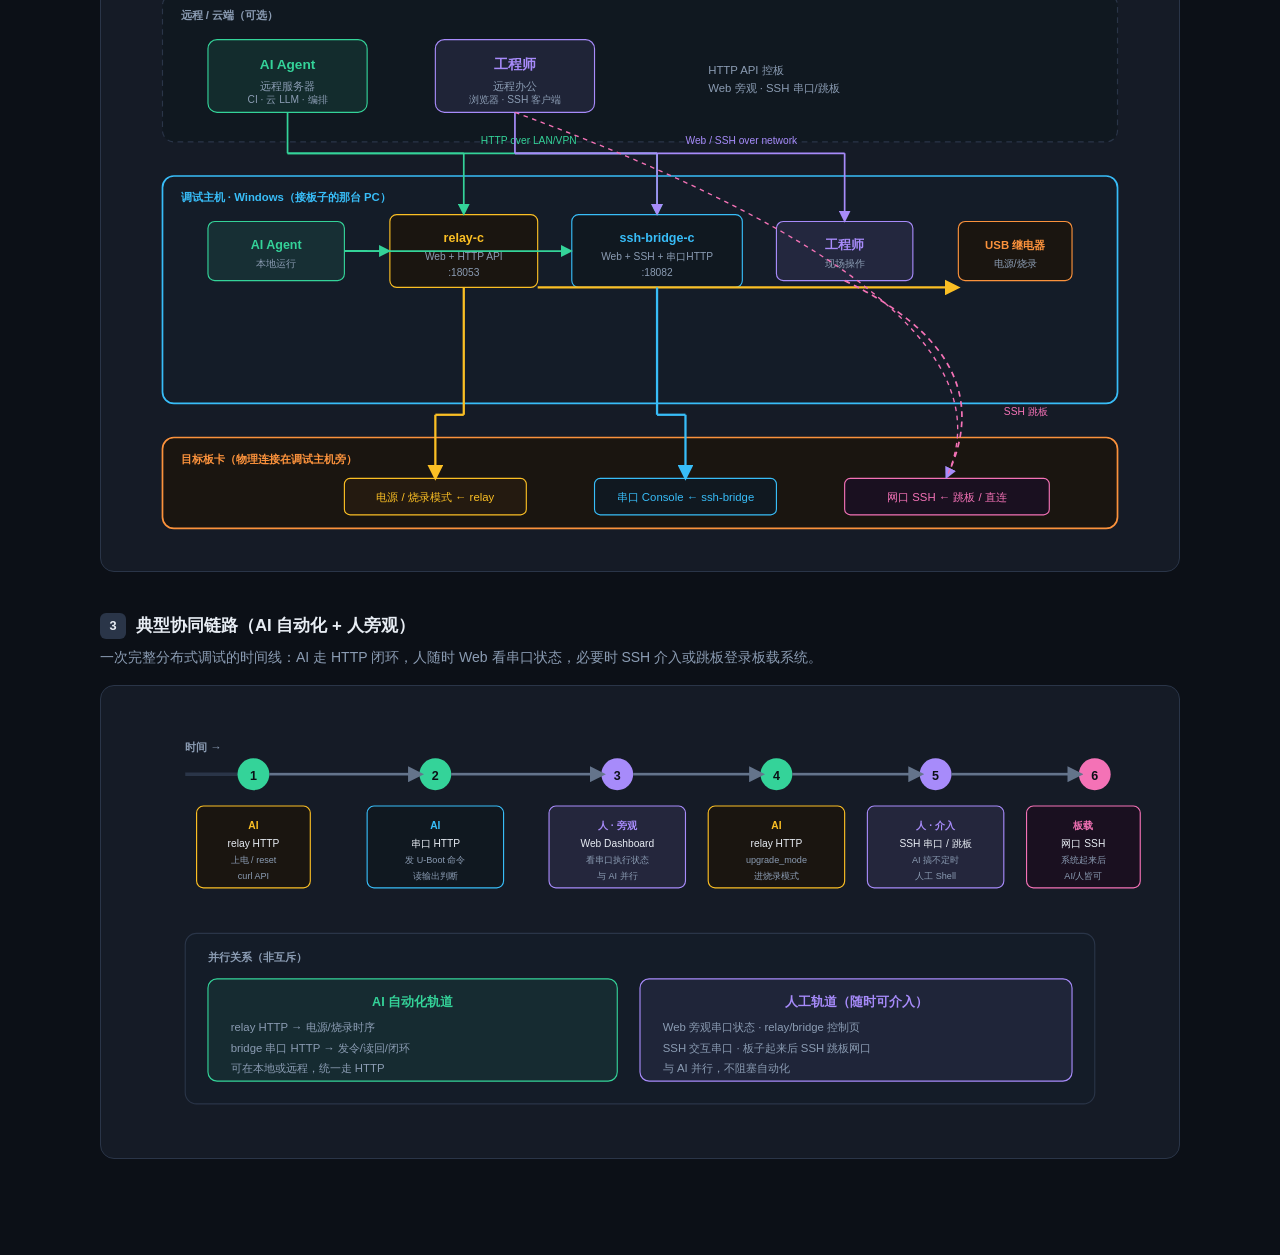
<file: debug-layout-preview.html>
<!DOCTYPE html>
<html lang="zh-CN">
<head>
  <meta charset="UTF-8">
  <meta name="viewport" content="width=device-width, initial-scale=1">
  <title>分布式嵌入式调试架构 · 本地预览</title>
  <style>
    :root {
      --bg: #0c1017;
      --panel: #151b26;
      --border: #2a3548;
      --text: #e8edf4;
      --muted: #8b9cb3;
      --human: #a78bfa;
      --human-dim: rgba(167,139,250,0.12);
      --ai: #34d399;
      --ai-dim: rgba(52,211,153,0.12);
      --relay: #fbbf24;
      --relay-dim: rgba(251,191,36,0.12);
      --bridge: #38bdf8;
      --bridge-dim: rgba(56,189,248,0.12);
      --hw: #fb923c;
      --board-net: #f472b6;
      --mono: "Cascadia Code","JetBrains Mono",Consolas,monospace;
      --sans: "Segoe UI","PingFang SC","Microsoft YaHei",sans-serif;
    }
    * { box-sizing: border-box; margin: 0; padding: 0; }
    body {
      font-family: var(--sans);
      background: var(--bg);
      color: var(--text);
      line-height: 1.65;
      padding: 28px 20px 56px;
    }
    .wrap { max-width: 1080px; margin: 0 auto; }

    .header {
      margin-bottom: 32px;
      padding-bottom: 24px;
      border-bottom: 1px solid var(--border);
    }
    .header h1 {
      font-size: 1.35rem;
      font-weight: 700;
      letter-spacing: -0.02em;
      margin-bottom: 8px;
    }
    .header .sub { color: var(--muted); font-size: 0.9rem; }
    .badge {
      display: inline-block;
      margin-top: 12px;
      font-size: 0.72rem;
      font-weight: 700;
      letter-spacing: 0.08em;
      padding: 5px 10px;
      border-radius: 6px;
      background: var(--bridge-dim);
      color: var(--bridge);
      border: 1px solid rgba(56,189,248,0.3);
    }

    /* ── Concept summary ── */
    .concept {
      background: var(--panel);
      border: 1px solid var(--border);
      border-radius: 14px;
      padding: 24px 28px;
      margin-bottom: 36px;
    }
    .concept h2 {
      font-size: 1rem;
      font-weight: 700;
      margin-bottom: 14px;
      color: var(--bridge);
    }
    .concept-grid {
      display: grid;
      grid-template-columns: 1fr 1fr;
      gap: 20px 28px;
      margin-bottom: 20px;
    }
    @media (max-width: 720px) { .concept-grid { grid-template-columns: 1fr; } }

    .concept-block h3 {
      font-size: 0.82rem;
      font-weight: 700;
      text-transform: uppercase;
      letter-spacing: 0.06em;
      margin-bottom: 8px;
    }
    .concept-block.human h3 { color: var(--human); }
    .concept-block.ai h3 { color: var(--ai); }
    .concept-block p, .concept-block li {
      font-size: 0.875rem;
      color: var(--muted);
    }
    .concept-block ul { padding-left: 1.1rem; margin-top: 6px; }
    .concept-block li { margin-bottom: 4px; }

    .diagram-plan {
      padding-top: 16px;
      border-top: 1px solid var(--border);
      font-size: 0.875rem;
      color: var(--muted);
    }
    .diagram-plan ol { padding-left: 1.2rem; margin-top: 8px; }
    .diagram-plan li { margin-bottom: 6px; }
    .diagram-plan strong { color: var(--text); }

    /* ── Diagram sections ── */
    .diagram-section {
      margin-bottom: 40px;
    }
    .diagram-section h2 {
      font-size: 1.05rem;
      font-weight: 700;
      margin-bottom: 6px;
      display: flex;
      align-items: center;
      gap: 10px;
    }
    .diagram-num {
      display: inline-grid;
      place-items: center;
      width: 26px; height: 26px;
      font-size: 0.8rem;
      font-weight: 700;
      background: var(--border);
      border-radius: 6px;
      color: var(--text);
    }
    .diagram-desc {
      font-size: 0.875rem;
      color: var(--muted);
      margin-bottom: 16px;
      max-width: 52rem;
    }

    .canvas {
      background: var(--panel);
      border: 1px solid var(--border);
      border-radius: 14px;
      padding: 20px 16px;
      overflow-x: auto;
    }
    svg {
      display: block;
      width: 100%;
      min-width: 880px;
      height: auto;
    }

    .legend {
      display: flex;
      flex-wrap: wrap;
      gap: 14px 22px;
      margin-bottom: 14px;
      font-size: 0.78rem;
      color: var(--muted);
    }
    .legend span { display: flex; align-items: center; gap: 6px; }
    .dot { width: 9px; height: 9px; border-radius: 50%; flex-shrink: 0; }
    .dot-human { background: var(--human); }
    .dot-ai { background: var(--ai); }
    .dot-relay { background: var(--relay); }
    .dot-bridge { background: var(--bridge); }
    .dot-hw { background: var(--hw); }
    .dot-net { background: var(--board-net); }

    code {
      font-family: var(--mono);
      font-size: 0.85em;
      background: rgba(255,255,255,0.06);
      padding: 0.1em 0.35em;
      border-radius: 4px;
      color: var(--text);
    }
  </style>
</head>
<body>
<div class="wrap">

  <header class="header">
    <h1>分布式嵌入式调试架构</h1>
    <p class="sub">relay-c + ssh-bridge-c · 人机分工 · AI 可本地/远程 · 支持人为旁观</p>
    <span class="badge">LOCAL PREVIEW · 确认后再合入主页</span>
  </header>

  <!-- 设想梳理 -->
  <section class="concept">
    <h2>你的设想 · 梳理</h2>
    <div class="concept-grid">
      <div class="concept-block human">
        <h3>👤 给人用的通道</h3>
        <ul>
          <li><strong>relay-c 网页</strong>：手动点复位、进烧录模式、看状态</li>
          <li><strong>ssh-bridge 网页</strong>：Dashboard 查看串口执行状态、配置通道</li>
          <li><strong>SSH 连串口</strong>：PuTTY / ssh.exe 登录本地映射端口，人工交互 Shell</li>
          <li><strong>SSH 跳板 → 板卡网口</strong>：板子起来后，连板载 Linux 的 SSH（以太网）</li>
        </ul>
      </div>
      <div class="concept-block ai">
        <h3>🤖 给 AI Agent 用的通道</h3>
        <ul>
          <li><strong>relay-c HTTP API</strong>：curl 触发上电/断电/reset/upgrade_mode</li>
          <li><strong>ssh-bridge 串口 HTTP 接口</strong>：发指令、读输出，无需交互式 TTY</li>
          <li>AI 可跑在<strong>接板子的调试主机</strong>，也可跑在<strong>远程服务器</strong></li>
          <li>远程 AI 通过 HTTP 调调试主机上的 relay / bridge 接口，实现分布式控板</li>
        </ul>
      </div>
    </div>
    <p style="font-size:0.875rem;color:var(--muted);margin-bottom:12px;">
      核心思想：<strong>板子</strong>和<strong>AI Agent</strong>都可以物理分离；relay 管「电源与时序」，ssh-bridge 管「串口数据面」；
      人走 Web / 交互 SSH，AI 走 HTTP API；人可随时打开网页旁观串口状态，与 AI 自动化并行。
    </p>
    <div class="diagram-plan">
      <strong>建议画 3 张图（各回答一个问题）：</strong>
      <ol>
        <li><strong>图 1 · 角色与接口</strong> — 谁用什么协议、控制什么（人机分工矩阵）</li>
        <li><strong>图 2 · 分布式拓扑</strong> — 调试主机 / 远程 AI / 远程人 / 板卡网口 SSH 如何分布</li>
        <li><strong>图 3 · 典型协同链路</strong> — 一次完整调试中 AI 自动化 + 人旁观 + 跳板 SSH 如何配合</li>
      </ol>
    </div>
  </section>

  <!-- 图 1 -->
  <section class="diagram-section">
    <h2><span class="diagram-num">1</span> 角色与接口分工</h2>
    <p class="diagram-desc">同一套服务，不同入口服务不同角色。relay 管硬件时序，ssh-bridge 管串口数据；HTTP 归 AI，Web/SSH 归人。</p>
    <div class="legend">
      <span><i class="dot dot-human"></i> 人</span>
      <span><i class="dot dot-ai"></i> AI Agent</span>
      <span><i class="dot dot-relay"></i> relay-c</span>
      <span><i class="dot dot-bridge"></i> ssh-bridge-c</span>
      <span><i class="dot dot-hw"></i> 板卡/继电器</span>
    </div>
    <div class="canvas">
      <svg viewBox="0 0 920 480" xmlns="http://www.w3.org/2000/svg">
        <defs>
          <marker id="ah" markerWidth="7" markerHeight="7" refX="5" refY="3.5" orient="auto"><path d="M0,0 L7,3.5 L0,7 Z" fill="#a78bfa"/></marker>
          <marker id="aa" markerWidth="7" markerHeight="7" refX="5" refY="3.5" orient="auto"><path d="M0,0 L7,3.5 L0,7 Z" fill="#34d399"/></marker>
          <marker id="ar" markerWidth="7" markerHeight="7" refX="5" refY="3.5" orient="auto"><path d="M0,0 L7,3.5 L0,7 Z" fill="#fbbf24"/></marker>
          <marker id="ab" markerWidth="7" markerHeight="7" refX="5" refY="3.5" orient="auto"><path d="M0,0 L7,3.5 L0,7 Z" fill="#38bdf8"/></marker>
        </defs>

        <!-- Actors column -->
        <text x="100" y="36" text-anchor="middle" fill="#8b9cb3" font-size="10" font-weight="600">操作者</text>
        <rect x="40" y="50" width="120" height="56" rx="8" fill="rgba(167,139,250,0.12)" stroke="#a78bfa" stroke-width="1.5"/>
        <text x="100" y="76" text-anchor="middle" fill="#e8edf4" font-size="13" font-weight="600">人</text>
        <text x="100" y="94" text-anchor="middle" fill="#8b9cb3" font-size="10">Web · SSH</text>

        <rect x="40" y="130" width="120" height="56" rx="8" fill="rgba(52,211,153,0.12)" stroke="#34d399" stroke-width="1.5"/>
        <text x="100" y="156" text-anchor="middle" fill="#e8edf4" font-size="13" font-weight="600">AI Agent</text>
        <text x="100" y="174" text-anchor="middle" fill="#8b9cb3" font-size="10">HTTP API</text>

        <!-- Services column -->
        <text x="380" y="36" text-anchor="middle" fill="#8b9cb3" font-size="10" font-weight="600">调试主机上的服务</text>

        <!-- relay-c box -->
        <rect x="260" y="50" width="240" height="150" rx="10" fill="#1a1510" stroke="#fbbf24" stroke-width="1.5"/>
        <text x="380" y="74" text-anchor="middle" fill="#fbbf24" font-size="11" font-weight="700">relay-c</text>
        <text x="380" y="92" text-anchor="middle" fill="#8b9cb3" font-size="10">:18053</text>
        <rect x="278" y="102" width="90" height="36" rx="5" fill="rgba(167,139,250,0.15)" stroke="#a78bfa"/>
        <text x="323" y="118" text-anchor="middle" fill="#a78bfa" font-size="9" font-weight="600">Web 控制页</text>
        <text x="323" y="130" text-anchor="middle" fill="#8b9cb3" font-size="8">人 · 点按钮</text>
        <rect x="382" y="102" width="100" height="36" rx="5" fill="rgba(52,211,153,0.15)" stroke="#34d399"/>
        <text x="432" y="118" text-anchor="middle" fill="#34d399" font-size="9" font-weight="600">HTTP API</text>
        <text x="432" y="130" text-anchor="middle" fill="#8b9cb3" font-size="8">AI · curl</text>
        <text x="380" y="168" text-anchor="middle" fill="#8b9cb3" font-size="9">→ 电源 · reset · upgrade_mode</text>
        <text x="380" y="184" text-anchor="middle" fill="#8b9cb3" font-size="9">→ USB 继电器模块</text>

        <!-- ssh-bridge box -->
        <rect x="260" y="220" width="240" height="200" rx="10" fill="#101820" stroke="#38bdf8" stroke-width="1.5"/>
        <text x="380" y="244" text-anchor="middle" fill="#38bdf8" font-size="11" font-weight="700">ssh-bridge-c</text>
        <text x="380" y="262" text-anchor="middle" fill="#8b9cb3" font-size="10">:18082</text>
        <rect x="278" y="272" width="90" height="36" rx="5" fill="rgba(167,139,250,0.15)" stroke="#a78bfa"/>
        <text x="323" y="288" text-anchor="middle" fill="#a78bfa" font-size="9" font-weight="600">Web Dashboard</text>
        <text x="323" y="300" text-anchor="middle" fill="#8b9cb3" font-size="8">人 · 旁观状态</text>
        <rect x="278" y="316" width="90" height="36" rx="5" fill="rgba(167,139,250,0.15)" stroke="#a78bfa"/>
        <text x="323" y="332" text-anchor="middle" fill="#a78bfa" font-size="9" font-weight="600">SSH → 串口</text>
        <text x="323" y="344" text-anchor="middle" fill="#8b9cb3" font-size="8">人 · 交互 Shell</text>
        <rect x="382" y="272" width="100" height="80" rx="5" fill="rgba(52,211,153,0.15)" stroke="#34d399"/>
        <text x="432" y="292" text-anchor="middle" fill="#34d399" font-size="9" font-weight="600">串口 HTTP 接口</text>
        <text x="432" y="308" text-anchor="middle" fill="#8b9cb3" font-size="8">AI · 发令/读回</text>
        <text x="432" y="322" text-anchor="middle" fill="#8b9cb3" font-size="8">非交互自动化</text>
        <text x="432" y="338" text-anchor="middle" fill="#8b9cb3" font-size="8">COM → HTTP</text>
        <text x="380" y="378" text-anchor="middle" fill="#8b9cb3" font-size="9">→ 板卡串口 Console</text>
        <text x="380" y="394" text-anchor="middle" fill="#8b9cb3" font-size="9">→ 可选 SSH Link 远程主机</text>

        <!-- Hardware column -->
        <text x="720" y="36" text-anchor="middle" fill="#8b9cb3" font-size="10" font-weight="600">板卡侧</text>
        <rect x="620" y="80" width="200" height="70" rx="8" fill="#241a10" stroke="#fb923c" stroke-width="1.5"/>
        <text x="720" y="108" text-anchor="middle" fill="#fb923c" font-size="12" font-weight="600">目标板卡</text>
        <text x="720" y="128" text-anchor="middle" fill="#8b9cb3" font-size="10">电源线 · 串口 · 网口</text>

        <rect x="640" y="170" width="80" height="44" rx="6" fill="#1a1510" stroke="#fbbf24"/>
        <text x="680" y="190" text-anchor="middle" fill="#fbbf24" font-size="9">电源/烧录</text>
        <text x="680" y="204" text-anchor="middle" fill="#8b9cb3" font-size="8">继电器控制</text>

        <rect x="640" y="230" width="80" height="44" rx="6" fill="#101820" stroke="#38bdf8"/>
        <text x="680" y="250" text-anchor="middle" fill="#38bdf8" font-size="9">串口</text>
        <text x="680" y="264" text-anchor="middle" fill="#8b9cb3" font-size="8">Console</text>

        <rect x="640" y="290" width="80" height="44" rx="6" fill="#1a1020" stroke="#f472b6"/>
        <text x="680" y="310" text-anchor="middle" fill="#f472b6" font-size="9">网口 SSH</text>
        <text x="680" y="324" text-anchor="middle" fill="#8b9cb3" font-size="8">板载 Linux</text>

        <!-- Human lines -->
        <line x1="160" y1="78" x2="276" y2="120" stroke="#a78bfa" stroke-width="1.5" marker-end="url(#ah)"/>
        <line x1="160" y1="78" x2="200" y2="78" stroke="#a78bfa" stroke-width="1.5"/>
        <line x1="200" y1="78" x2="200" y2="290" stroke="#a78bfa" stroke-width="1.5"/>
        <line x1="200" y1="290" x2="276" y2="290" stroke="#a78bfa" stroke-width="1.5" marker-end="url(#ah)"/>
        <line x1="160" y1="78" x2="200" y2="78" stroke="#a78bfa" stroke-width="1.5"/>
        <line x1="200" y1="78" x2="200" y2="334" stroke="#a78bfa" stroke-width="1.5"/>
        <line x1="200" y1="334" x2="276" y2="334" stroke="#a78bfa" stroke-width="1.5" marker-end="url(#ah)"/>

        <!-- AI lines -->
        <line x1="160" y1="158" x2="220" y2="158" stroke="#34d399" stroke-width="1.5"/>
        <line x1="220" y1="158" x2="220" y2="120" stroke="#34d399" stroke-width="1.5"/>
        <line x1="220" y1="120" x2="380" y2="120" stroke="#34d399" stroke-width="1.5" marker-end="url(#aa)"/>
        <line x1="160" y1="158" x2="220" y2="158" stroke="#34d399" stroke-width="1.5"/>
        <line x1="220" y1="158" x2="220" y2="312" stroke="#34d399" stroke-width="1.5"/>
        <line x1="220" y1="312" x2="380" y2="312" stroke="#34d399" stroke-width="1.5" marker-end="url(#aa)"/>

        <!-- Service to hardware -->
        <line x1="500" y1="170" x2="638" y2="192" stroke="#fbbf24" stroke-width="2" marker-end="url(#ar)"/>
        <line x1="500" y1="340" x2="638" y2="252" stroke="#38bdf8" stroke-width="2" marker-end="url(#ab)"/>

        <!-- Human SSH to board net (dashed) -->
        <path d="M 160 78 Q 160 420 638 312" fill="none" stroke="#a78bfa" stroke-width="1.2" stroke-dasharray="5 4" marker-end="url(#ah)"/>
        <text x="400" y="448" text-anchor="middle" fill="#a78bfa" font-size="9">人 · SSH 跳板 → 板卡网口（板子启动后）</text>
      </svg>
    </div>
  </section>

  <!-- 图 2 -->
  <section class="diagram-section">
    <h2><span class="diagram-num">2</span> 分布式部署拓扑</h2>
    <p class="diagram-desc">AI Agent 可在调试主机本地运行，也可在远程服务器；远程 AI 通过 HTTP 调调试主机 API。人与 AI 均可分布式，板卡只需物理连接到调试主机。</p>
    <div class="legend">
      <span><i class="dot dot-human"></i> 人（可远程）</span>
      <span><i class="dot dot-ai"></i> AI（可远程）</span>
      <span><i class="dot dot-hw"></i> 调试主机</span>
      <span><i class="dot dot-net"></i> 板卡网口</span>
    </div>
    <div class="canvas">
      <svg viewBox="0 0 920 520" xmlns="http://www.w3.org/2000/svg">
        <defs>
          <marker id="b1" markerWidth="7" markerHeight="7" refX="5" refY="3.5" orient="auto"><path d="M0,0 L7,3.5 L0,7 Z" fill="#34d399"/></marker>
          <marker id="b2" markerWidth="7" markerHeight="7" refX="5" refY="3.5" orient="auto"><path d="M0,0 L7,3.5 L0,7 Z" fill="#a78bfa"/></marker>
          <marker id="b3" markerWidth="7" markerHeight="7" refX="5" refY="3.5" orient="auto"><path d="M0,0 L7,3.5 L0,7 Z" fill="#38bdf8"/></marker>
        </defs>

        <!-- Remote cloud zone -->
        <rect x="40" y="30" width="840" height="130" rx="10" fill="#101820" stroke="#2a3548" stroke-dasharray="5 4"/>
        <text x="56" y="52" fill="#8b9cb3" font-size="10" font-weight="600">远程 / 云端（可选）</text>

        <rect x="80" y="70" width="140" height="64" rx="8" fill="rgba(52,211,153,0.1)" stroke="#34d399"/>
        <text x="150" y="96" text-anchor="middle" fill="#34d399" font-size="12" font-weight="600">AI Agent</text>
        <text x="150" y="114" text-anchor="middle" fill="#8b9cb3" font-size="10">远程服务器</text>
        <text x="150" y="126" text-anchor="middle" fill="#8b9cb3" font-size="9">CI · 云 LLM · 编排</text>

        <rect x="280" y="70" width="140" height="64" rx="8" fill="rgba(167,139,250,0.1)" stroke="#a78bfa"/>
        <text x="350" y="96" text-anchor="middle" fill="#a78bfa" font-size="12" font-weight="600">工程师</text>
        <text x="350" y="114" text-anchor="middle" fill="#8b9cb3" font-size="10">远程办公</text>
        <text x="350" y="126" text-anchor="middle" fill="#8b9cb3" font-size="9">浏览器 · SSH 客户端</text>

        <text x="520" y="100" fill="#8b9cb3" font-size="10">HTTP API 控板</text>
        <text x="520" y="116" fill="#8b9cb3" font-size="10">Web 旁观 · SSH 串口/跳板</text>

        <!-- Debug host zone -->
        <rect x="40" y="190" width="840" height="200" rx="10" fill="#141c28" stroke="#38bdf8" stroke-width="1.5"/>
        <text x="56" y="212" fill="#38bdf8" font-size="10" font-weight="600">调试主机 · Windows（接板子的那台 PC）</text>

        <rect x="80" y="230" width="120" height="52" rx="6" fill="rgba(52,211,153,0.1)" stroke="#34d399"/>
        <text x="140" y="254" text-anchor="middle" fill="#34d399" font-size="11" font-weight="600">AI Agent</text>
        <text x="140" y="270" text-anchor="middle" fill="#8b9cb3" font-size="9">本地运行</text>

        <rect x="240" y="224" width="130" height="64" rx="6" fill="#1a1510" stroke="#fbbf24"/>
        <text x="305" y="248" text-anchor="middle" fill="#fbbf24" font-size="11" font-weight="700">relay-c</text>
        <text x="305" y="264" text-anchor="middle" fill="#8b9cb3" font-size="9">Web + HTTP API</text>
        <text x="305" y="278" text-anchor="middle" fill="#8b9cb3" font-size="9">:18053</text>

        <rect x="400" y="224" width="150" height="64" rx="6" fill="#101820" stroke="#38bdf8"/>
        <text x="475" y="248" text-anchor="middle" fill="#38bdf8" font-size="11" font-weight="700">ssh-bridge-c</text>
        <text x="475" y="264" text-anchor="middle" fill="#8b9cb3" font-size="9">Web + SSH + 串口HTTP</text>
        <text x="475" y="278" text-anchor="middle" fill="#8b9cb3" font-size="9">:18082</text>

        <rect x="580" y="230" width="120" height="52" rx="6" fill="rgba(167,139,250,0.1)" stroke="#a78bfa"/>
        <text x="640" y="254" text-anchor="middle" fill="#a78bfa" font-size="11" font-weight="600">工程师</text>
        <text x="640" y="270" text-anchor="middle" fill="#8b9cb3" font-size="9">现场操作</text>

        <rect x="740" y="230" width="100" height="52" rx="6" fill="#1a1510" stroke="#fb923c"/>
        <text x="790" y="254" text-anchor="middle" fill="#fb923c" font-size="10" font-weight="600">USB 继电器</text>
        <text x="790" y="270" text-anchor="middle" fill="#8b9cb3" font-size="9">电源/烧录</text>

        <!-- Local AI to services -->
        <line x1="200" y1="256" x2="238" y2="256" stroke="#34d399" stroke-width="1.5" marker-end="url(#b1)"/>
        <line x1="200" y1="256" x2="220" y2="256" stroke="#34d399" stroke-width="1.5"/>
        <line x1="220" y1="256" x2="220" y2="256" stroke="#34d399" stroke-width="1.5"/>
        <line x1="200" y1="256" x2="220" y2="256" stroke="#34d399" stroke-width="1.5"/>
        <line x1="220" y1="256" x2="220" y2="256" stroke="#34d399"/>
        <line x1="200" y1="256" x2="398" y2="256" stroke="#34d399" stroke-width="1.5" marker-end="url(#b1)"/>

        <!-- Remote AI HTTP over network -->
        <line x1="150" y1="134" x2="150" y2="170" stroke="#34d399" stroke-width="1.5"/>
        <line x1="150" y1="170" x2="305" y2="170" stroke="#34d399" stroke-width="1.5"/>
        <line x1="305" y1="170" x2="305" y2="222" stroke="#34d399" stroke-width="1.5" marker-end="url(#b1)"/>
        <line x1="150" y1="170" x2="475" y2="170" stroke="#34d399" stroke-width="1.5"/>
        <line x1="475" y1="170" x2="475" y2="222" stroke="#34d399" stroke-width="1.5" marker-end="url(#b1)"/>
        <text x="320" y="162" fill="#34d399" font-size="9">HTTP over LAN/VPN</text>

        <!-- Remote human -->
        <line x1="350" y1="134" x2="350" y2="170" stroke="#a78bfa" stroke-width="1.5"/>
        <line x1="350" y1="170" x2="640" y2="170" stroke="#a78bfa" stroke-width="1.5"/>
        <line x1="640" y1="170" x2="640" y2="228" stroke="#a78bfa" stroke-width="1.5" marker-end="url(#b2)"/>
        <line x1="350" y1="170" x2="475" y2="170" stroke="#a78bfa" stroke-width="1.5"/>
        <line x1="475" y1="170" x2="475" y2="222" stroke="#a78bfa" stroke-width="1.5" marker-end="url(#b2)"/>
        <text x="500" y="162" fill="#a78bfa" font-size="9">Web / SSH over network</text>

        <!-- relay to relay hw, bridge to serial -->
        <line x1="370" y1="288" x2="738" y2="288" stroke="#fbbf24" stroke-width="2" marker-end="url(#ar)"/>

        <!-- Board zone -->
        <rect x="40" y="420" width="840" height="80" rx="10" fill="#1a1510" stroke="#fb923c" stroke-width="1.5"/>
        <text x="56" y="442" fill="#fb923c" font-size="10" font-weight="600">目标板卡（物理连接在调试主机旁）</text>

        <rect x="200" y="456" width="160" height="32" rx="5" fill="#241a10" stroke="#fbbf24"/>
        <text x="280" y="476" text-anchor="middle" fill="#fbbf24" font-size="10">电源 / 烧录模式 ← relay</text>

        <rect x="420" y="456" width="160" height="32" rx="5" fill="#101820" stroke="#38bdf8"/>
        <text x="500" y="476" text-anchor="middle" fill="#38bdf8" font-size="10">串口 Console ← ssh-bridge</text>

        <rect x="640" y="456" width="180" height="32" rx="5" fill="#1a1020" stroke="#f472b6"/>
        <text x="730" y="476" text-anchor="middle" fill="#f472b6" font-size="10">网口 SSH ← 跳板 / 直连</text>

        <!-- bridge down to board serial -->
        <line x1="475" y1="288" x2="475" y2="400" stroke="#38bdf8" stroke-width="2"/>
        <line x1="475" y1="400" x2="500" y2="400" stroke="#38bdf8" stroke-width="2"/>
        <line x1="500" y1="400" x2="500" y2="454" stroke="#38bdf8" stroke-width="2" marker-end="url(#b3)"/>

        <!-- relay down -->
        <line x1="305" y1="288" x2="305" y2="400" stroke="#fbbf24" stroke-width="2"/>
        <line x1="305" y1="400" x2="280" y2="400" stroke="#fbbf24" stroke-width="2"/>
        <line x1="280" y1="400" x2="280" y2="454" stroke="#fbbf24" stroke-width="2" marker-end="url(#ar)"/>

        <!-- Jump SSH from remote/local human to board net -->
        <path d="M 640 282 Q 780 350 730 454" fill="none" stroke="#f472b6" stroke-width="1.5" stroke-dasharray="5 4" marker-end="url(#b2)"/>
        <path d="M 350 134 Q 800 300 730 454" fill="none" stroke="#f472b6" stroke-width="1.2" stroke-dasharray="4 4"/>
        <text x="780" y="400" fill="#f472b6" font-size="9">SSH 跳板</text>
      </svg>
    </div>
  </section>

  <!-- 图 3 -->
  <section class="diagram-section">
    <h2><span class="diagram-num">3</span> 典型协同链路（AI 自动化 + 人旁观）</h2>
    <p class="diagram-desc">一次完整分布式调试的时间线：AI 走 HTTP 闭环，人随时 Web 看串口状态，必要时 SSH 介入或跳板登录板载系统。</p>
    <div class="canvas">
      <svg viewBox="0 0 920 380" xmlns="http://www.w3.org/2000/svg">
        <defs>
          <marker id="c1" markerWidth="7" markerHeight="7" refX="5" refY="3.5" orient="auto"><path d="M0,0 L7,3.5 L0,7 Z" fill="#64748b"/></marker>
          <marker id="c2" markerWidth="7" markerHeight="7" refX="5" refY="3.5" orient="auto"><path d="M0,0 L7,3.5 L0,7 Z" fill="#34d399"/></marker>
          <marker id="c3" markerWidth="7" markerHeight="7" refX="5" refY="3.5" orient="auto"><path d="M0,0 L7,3.5 L0,7 Z" fill="#a78bfa"/></marker>
        </defs>

        <!-- Timeline bar -->
        <line x1="60" y1="60" x2="860" y2="60" stroke="#2a3548" stroke-width="3"/>
        <text x="60" y="40" fill="#8b9cb3" font-size="10" font-weight="600">时间 →</text>

        <!-- Step 1 -->
        <circle cx="120" cy="60" r="14" fill="#34d399"/>
        <text x="120" y="65" text-anchor="middle" fill="#0c1017" font-size="11" font-weight="700">1</text>
        <rect x="70" y="88" width="100" height="72" rx="6" fill="#1a1510" stroke="#fbbf24"/>
        <text x="120" y="108" text-anchor="middle" fill="#fbbf24" font-size="9" font-weight="700">AI</text>
        <text x="120" y="124" text-anchor="middle" fill="#e8edf4" font-size="9">relay HTTP</text>
        <text x="120" y="138" text-anchor="middle" fill="#8b9cb3" font-size="8">上电 / reset</text>
        <text x="120" y="152" text-anchor="middle" fill="#8b9cb3" font-size="8">curl API</text>

        <!-- Step 2 -->
        <circle cx="280" cy="60" r="14" fill="#34d399"/>
        <text x="280" y="65" text-anchor="middle" fill="#0c1017" font-size="11" font-weight="700">2</text>
        <rect x="220" y="88" width="120" height="72" rx="6" fill="#101820" stroke="#38bdf8"/>
        <text x="280" y="108" text-anchor="middle" fill="#38bdf8" font-size="9" font-weight="700">AI</text>
        <text x="280" y="124" text-anchor="middle" fill="#e8edf4" font-size="9">串口 HTTP</text>
        <text x="280" y="138" text-anchor="middle" fill="#8b9cb3" font-size="8">发 U-Boot 命令</text>
        <text x="280" y="152" text-anchor="middle" fill="#8b9cb3" font-size="8">读输出判断</text>

        <!-- Step 3 human observe -->
        <circle cx="440" cy="60" r="14" fill="#a78bfa"/>
        <text x="440" y="65" text-anchor="middle" fill="#0c1017" font-size="11" font-weight="700">3</text>
        <rect x="380" y="88" width="120" height="72" rx="6" fill="rgba(167,139,250,0.1)" stroke="#a78bfa"/>
        <text x="440" y="108" text-anchor="middle" fill="#a78bfa" font-size="9" font-weight="700">人 · 旁观</text>
        <text x="440" y="124" text-anchor="middle" fill="#e8edf4" font-size="9">Web Dashboard</text>
        <text x="440" y="138" text-anchor="middle" fill="#8b9cb3" font-size="8">看串口执行状态</text>
        <text x="440" y="152" text-anchor="middle" fill="#8b9cb3" font-size="8">与 AI 并行</text>

        <!-- Step 4 AI flash mode -->
        <circle cx="580" cy="60" r="14" fill="#34d399"/>
        <text x="580" y="65" text-anchor="middle" fill="#0c1017" font-size="11" font-weight="700">4</text>
        <rect x="520" y="88" width="120" height="72" rx="6" fill="#1a1510" stroke="#fbbf24"/>
        <text x="580" y="108" text-anchor="middle" fill="#fbbf24" font-size="9" font-weight="700">AI</text>
        <text x="580" y="124" text-anchor="middle" fill="#e8edf4" font-size="9">relay HTTP</text>
        <text x="580" y="138" text-anchor="middle" fill="#8b9cb3" font-size="8">upgrade_mode</text>
        <text x="580" y="152" text-anchor="middle" fill="#8b9cb3" font-size="8">进烧录模式</text>

        <!-- Step 5 human SSH optional -->
        <circle cx="720" cy="60" r="14" fill="#a78bfa"/>
        <text x="720" y="65" text-anchor="middle" fill="#0c1017" font-size="11" font-weight="700">5</text>
        <rect x="660" y="88" width="120" height="72" rx="6" fill="rgba(167,139,250,0.1)" stroke="#a78bfa"/>
        <text x="720" y="108" text-anchor="middle" fill="#a78bfa" font-size="9" font-weight="700">人 · 介入</text>
        <text x="720" y="124" text-anchor="middle" fill="#e8edf4" font-size="9">SSH 串口 / 跳板</text>
        <text x="720" y="138" text-anchor="middle" fill="#8b9cb3" font-size="8">AI 搞不定时</text>
        <text x="720" y="152" text-anchor="middle" fill="#8b9cb3" font-size="8">人工 Shell</text>

        <!-- Step 6 board net -->
        <circle cx="860" cy="60" r="14" fill="#f472b6"/>
        <text x="860" y="65" text-anchor="middle" fill="#0c1017" font-size="11" font-weight="700">6</text>
        <rect x="800" y="88" width="100" height="72" rx="6" fill="#1a1020" stroke="#f472b6"/>
        <text x="850" y="108" text-anchor="middle" fill="#f472b6" font-size="9" font-weight="700">板载</text>
        <text x="850" y="124" text-anchor="middle" fill="#e8edf4" font-size="9">网口 SSH</text>
        <text x="850" y="138" text-anchor="middle" fill="#8b9cb3" font-size="8">系统起来后</text>
        <text x="850" y="152" text-anchor="middle" fill="#8b9cb3" font-size="8">AI/人皆可</text>

        <!-- Arrows between steps -->
        <line x1="134" y1="60" x2="266" y2="60" stroke="#64748b" stroke-width="2" marker-end="url(#c1)"/>
        <line x1="294" y1="60" x2="426" y2="60" stroke="#64748b" stroke-width="2" marker-end="url(#c1)"/>
        <line x1="454" y1="60" x2="566" y2="60" stroke="#64748b" stroke-width="2" marker-end="url(#c1)"/>
        <line x1="594" y1="60" x2="706" y2="60" stroke="#64748b" stroke-width="2" marker-end="url(#c1)"/>
        <line x1="734" y1="60" x2="846" y2="60" stroke="#64748b" stroke-width="2" marker-end="url(#c1)"/>

        <!-- Bottom: parallel tracks -->
        <rect x="60" y="200" width="800" height="150" rx="10" fill="#141c28" stroke="#2a3548"/>
        <text x="80" y="224" fill="#8b9cb3" font-size="10" font-weight="600">并行关系（非互斥）</text>

        <rect x="80" y="240" width="360" height="90" rx="8" fill="rgba(52,211,153,0.08)" stroke="#34d399"/>
        <text x="260" y="264" text-anchor="middle" fill="#34d399" font-size="11" font-weight="700">AI 自动化轨道</text>
        <text x="100" y="286" fill="#8b9cb3" font-size="10">relay HTTP → 电源/烧录时序</text>
        <text x="100" y="304" fill="#8b9cb3" font-size="10">bridge 串口 HTTP → 发令/读回/闭环</text>
        <text x="100" y="322" fill="#8b9cb3" font-size="10">可在本地或远程，统一走 HTTP</text>

        <rect x="460" y="240" width="380" height="90" rx="8" fill="rgba(167,139,250,0.08)" stroke="#a78bfa"/>
        <text x="650" y="264" text-anchor="middle" fill="#a78bfa" font-size="11" font-weight="700">人工轨道（随时可介入）</text>
        <text x="480" y="286" fill="#8b9cb3" font-size="10">Web 旁观串口状态 · relay/bridge 控制页</text>
        <text x="480" y="304" fill="#8b9cb3" font-size="10">SSH 交互串口 · 板子起来后 SSH 跳板网口</text>
        <text x="480" y="322" fill="#8b9cb3" font-size="10">与 AI 并行，不阻塞自动化</text>
      </svg>
    </div>
  </section>

</div>
</body>
</html>
</file>
<file: styles.css>
:root {
  --bg: #ffffff;
  --bg-subtle: #f8fafc;
  --surface: #ffffff;
  --text: #0f172a;
  --text-body: #334155;
  --muted: #64748b;
  --border: #e2e8f0;
  --border-strong: #cbd5e1;

  --accent: #0284c7;
  --accent-hover: #0369a1;
  --accent-soft: #f0f9ff;

  --human: #7c3aed;
  --human-soft: #f5f3ff;
  --ai: #059669;
  --ai-soft: #ecfdf5;
  --relay: #d97706;
  --relay-soft: #fffbeb;
  --bridge: #0284c7;
  --bridge-soft: #f0f9ff;
  --jump: #ca8a04;
  --net: #db2777;

  --radius: 12px;
  --radius-lg: 16px;
  --shadow: 0 4px 20px rgba(15, 23, 42, 0.06);
  --font: "Inter", "PingFang SC", "Microsoft YaHei", sans-serif;
  --mono: "JetBrains Mono", Consolas, monospace;
}

*, *::before, *::after { box-sizing: border-box; }
html { scroll-behavior: smooth; }
body {
  margin: 0;
  font-family: var(--font);
  font-size: 16px;
  line-height: 1.65;
  color: var(--text-body);
  background: var(--bg);
  -webkit-font-smoothing: antialiased;
}

.wrap { width: min(1080px, calc(100% - 40px)); margin: 0 auto; }
a { color: var(--accent); text-decoration: none; }
a:hover { color: var(--accent-hover); }

/* Header */
.site-header {
  position: sticky; top: 0; z-index: 50;
  background: rgba(255,255,255,0.92);
  backdrop-filter: blur(10px);
  border-bottom: 1px solid var(--border);
}
.header-inner {
  display: flex; align-items: center; gap: 20px;
  padding: 14px 0;
}
.brand {
  display: flex; align-items: center; gap: 10px;
  color: inherit; text-decoration: none;
}
.brand:hover { text-decoration: none; }
.brand-text { display: flex; flex-direction: column; line-height: 1.25; }
.brand-name { font-weight: 700; font-size: 0.92rem; color: var(--text); letter-spacing: -0.02em; }
.brand-sub { font-size: 0.72rem; color: var(--muted); }
.header-nav { display: flex; gap: 4px; margin-left: auto; }
.header-nav a {
  padding: 7px 12px; border-radius: 8px;
  font-size: 0.875rem; font-weight: 500; color: var(--muted); text-decoration: none;
}
.header-nav a:hover { background: var(--bg-subtle); color: var(--text); text-decoration: none; }

/* Buttons */
.btn {
  display: inline-flex; align-items: center; justify-content: center;
  padding: 11px 20px; border-radius: 10px;
  font-weight: 600; font-size: 0.9375rem; text-decoration: none; border: none;
  transition: transform 0.15s, background 0.15s;
}
.btn:hover { text-decoration: none; transform: translateY(-1px); }
.btn-sm { padding: 8px 16px; font-size: 0.875rem; }
.btn-primary { background: var(--accent); color: #fff; }
.btn-primary:hover { background: var(--accent-hover); color: #fff; }
.btn-secondary {
  background: var(--surface); color: var(--text);
  border: 1px solid var(--border-strong);
}
.btn-secondary:hover { background: var(--accent-soft); border-color: var(--accent); color: var(--accent); }
.btn-download {
  background: var(--accent); color: #fff;
  padding: 8px 16px; font-size: 0.875rem;
}
.btn-download:hover { background: var(--accent-hover); color: #fff; }

/* Hero */
.hero {
  padding: 56px 0 48px;
  background: linear-gradient(180deg, var(--accent-soft) 0%, var(--bg) 70%);
  border-bottom: 1px solid var(--border);
}
.hero-inner { max-width: 640px; }
.pill {
  display: inline-block;
  font-size: 0.8125rem; font-weight: 600;
  color: var(--ai); background: var(--ai-soft);
  border: 1px solid rgba(5,150,105,0.2);
  padding: 5px 12px; border-radius: 999px;
  margin-bottom: 16px;
}
/* pill removed from hero — kept for potential reuse */
.hero h1 {
  margin: 0 0 16px;
  font-size: clamp(2rem, 4.5vw, 2.75rem);
  font-weight: 800; line-height: 1.12;
  letter-spacing: -0.03em; color: var(--text);
}
.grad {
  background: linear-gradient(135deg, var(--accent), var(--ai));
  -webkit-background-clip: text; -webkit-text-fill-color: transparent;
  background-clip: text;
}
.lead { margin: 0 0 24px; font-size: 1.05rem; line-height: 1.75; }
.hero-actions { display: flex; flex-wrap: wrap; gap: 12px; }

/* Highlights — 两大卖点 */
.highlights { padding-top: 0; margin-top: -16px; }
.highlight-grid {
  display: grid;
  grid-template-columns: 1fr 1fr;
  gap: 20px;
}
.highlight-card {
  padding: 28px 28px 24px;
  background: var(--surface);
  border: 1px solid var(--border);
  border-radius: var(--radius-lg);
  box-shadow: var(--shadow);
  border-top: 3px solid var(--accent);
}
.highlight-card.accent { border-top-color: var(--ai); }
.highlight-num {
  display: block;
  font-size: 0.75rem;
  font-weight: 800;
  letter-spacing: 0.1em;
  color: var(--muted);
  margin-bottom: 10px;
}
.highlight-card h2 {
  margin: 0 0 10px;
  font-size: 1.25rem;
  font-weight: 700;
  letter-spacing: -0.02em;
  color: var(--text);
  line-height: 1.3;
}
.highlight-lead {
  margin: 0 0 14px;
  font-size: 0.9375rem;
  color: var(--text-body);
  line-height: 1.65;
}
.highlight-card ul {
  margin: 0;
  padding-left: 1.15rem;
  font-size: 0.875rem;
  color: var(--muted);
}
.highlight-card li { margin-bottom: 6px; }
.highlight-card li strong { color: var(--text-body); }

/* Sections */
.section { padding: 64px 0; }
.bg-subtle { background: var(--bg-subtle); }
.section-head { margin-bottom: 32px; max-width: 560px; }
.tag {
  display: block;
  font-size: 0.75rem; font-weight: 700;
  letter-spacing: 0.08em; text-transform: uppercase;
  color: var(--accent); margin-bottom: 8px;
}
.section-head h2 {
  margin: 0 0 8px;
  font-size: clamp(1.5rem, 3vw, 2rem);
  font-weight: 700; letter-spacing: -0.03em; color: var(--text);
}
.section-head p { margin: 0; color: var(--muted); font-size: 1rem; }

/* Role cards */
.role-cards {
  display: grid; grid-template-columns: 1fr 1fr; gap: 16px;
  margin-bottom: 32px;
}
.role-card {
  padding: 20px 22px;
  border-radius: var(--radius-lg);
  border: 1px solid var(--border);
}
.role-card.human { background: var(--human-soft); border-color: rgba(124,58,237,0.2); }
.role-card.ai { background: var(--ai-soft); border-color: rgba(5,150,105,0.2); }
.role-card h3 { margin: 0 0 10px; font-size: 0.95rem; }
.role-card.human h3 { color: var(--human); }
.role-card.ai h3 { color: var(--ai); }
.role-card ul { margin: 0; padding-left: 1.1rem; font-size: 0.875rem; color: var(--text-body); }
.role-card li { margin-bottom: 5px; }

/* Diagrams */
.diagram {
  margin-bottom: 28px;
  background: var(--surface);
  border: 1px solid var(--border);
  border-radius: var(--radius-lg);
  box-shadow: var(--shadow);
  overflow: hidden;
}
.diagram figcaption {
  padding: 16px 20px;
  border-bottom: 1px solid var(--border);
  background: var(--bg-subtle);
  display: flex; flex-direction: column; gap: 4px;
}
.diagram figcaption strong { font-size: 0.9375rem; color: var(--text); }
.diagram figcaption span { font-size: 0.8125rem; color: var(--muted); }
.legend {
  display: flex; flex-wrap: wrap; gap: 14px;
  padding: 12px 20px 0;
  font-size: 0.78rem; color: var(--muted);
}
.legend span { display: flex; align-items: center; gap: 6px; }
.dot {
  width: 9px; height: 9px; border-radius: 50%;
}
.dot.human { background: var(--human); }
.dot.ai { background: var(--ai); }
.dot.relay { background: var(--relay); }
.dot.bridge { background: var(--bridge); }
.dot.jump { background: var(--jump); }
.dot.net { background: var(--net); }

.svg-box {
  padding: 12px 16px 16px;
  overflow-x: auto;
}
.svg-box svg {
  display: block; width: 100%; min-width: 800px; height: auto;
}

/* Products */
.product-grid {
  display: grid; grid-template-columns: 1fr 1fr; gap: 16px;
}
.product-card {
  padding: 24px;
  background: var(--surface);
  border: 1px solid var(--border);
  border-radius: var(--radius-lg);
}
.product-card.relay { border-top: 3px solid var(--relay); }
.product-card.bridge { border-top: 3px solid var(--bridge); }
.product-card h3 { margin: 0 0 4px; font-size: 1.2rem; color: var(--text); }
.product-card .sub { margin: 0 0 12px; font-size: 0.875rem; color: var(--muted); font-weight: 500; }
.product-card ul { margin: 0; padding-left: 1.1rem; font-size: 0.9375rem; }
.product-card li { margin-bottom: 4px; }

/* Downloads */
.download-list { display: grid; gap: 12px; max-width: 640px; }
.dl-card {
  display: flex; align-items: center; gap: 16px;
  padding: 16px 20px;
  background: var(--surface);
  border: 1px solid var(--border);
  border-radius: var(--radius);
  box-shadow: var(--shadow);
}
.dl-icon {
  width: 42px; height: 42px;
  display: grid; place-items: center;
  font-weight: 700; border-radius: 10px; flex-shrink: 0;
}
.dl-icon.relay { background: var(--relay-soft); color: var(--relay); }
.dl-icon.bridge { background: var(--bridge-soft); color: var(--bridge); }
.dl-body { flex: 1; display: flex; flex-direction: column; gap: 2px; }
.dl-body strong { color: var(--text); }
.dl-body span { font-size: 0.875rem; color: var(--muted); }
.dl-action { display: flex; align-items: center; gap: 10px; flex-shrink: 0; }
.status-pill {
  font-size: 0.75rem; font-weight: 600;
  padding: 4px 10px; border-radius: 999px;
}
.status-pill.soon { color: var(--relay); background: var(--relay-soft); }
.status-pill.ready { color: var(--ai); background: var(--ai-soft); }

/* Contact */
.contact-box {
  display: flex; flex-wrap: wrap; align-items: center;
  justify-content: space-between; gap: 20px;
  padding: 32px;
  background: var(--surface);
  border: 1px solid var(--border);
  border-radius: var(--radius-lg);
}
.contact-box h2 { margin: 0 0 6px; font-size: 1.3rem; color: var(--text); }
.contact-box p { margin: 0; color: var(--muted); }

.site-footer {
  padding: 24px 0 32px;
  border-top: 1px solid var(--border);
  font-size: 0.875rem; color: var(--muted); text-align: center;
}

code {
  font-family: var(--mono);
  font-size: 0.85em;
  padding: 0.1em 0.4em;
  background: var(--bg-subtle);
  border: 1px solid var(--border);
  border-radius: 5px;
  color: var(--text);
}

@media (max-width: 768px) {
  .header-nav { display: none; }
  .header-inner .btn-sm { margin-left: auto; }
  .highlight-grid, .role-cards, .product-grid { grid-template-columns: 1fr; }
  .dl-card { flex-direction: column; align-items: flex-start; }
  .dl-action { width: 100%; justify-content: space-between; }
}
</file>
